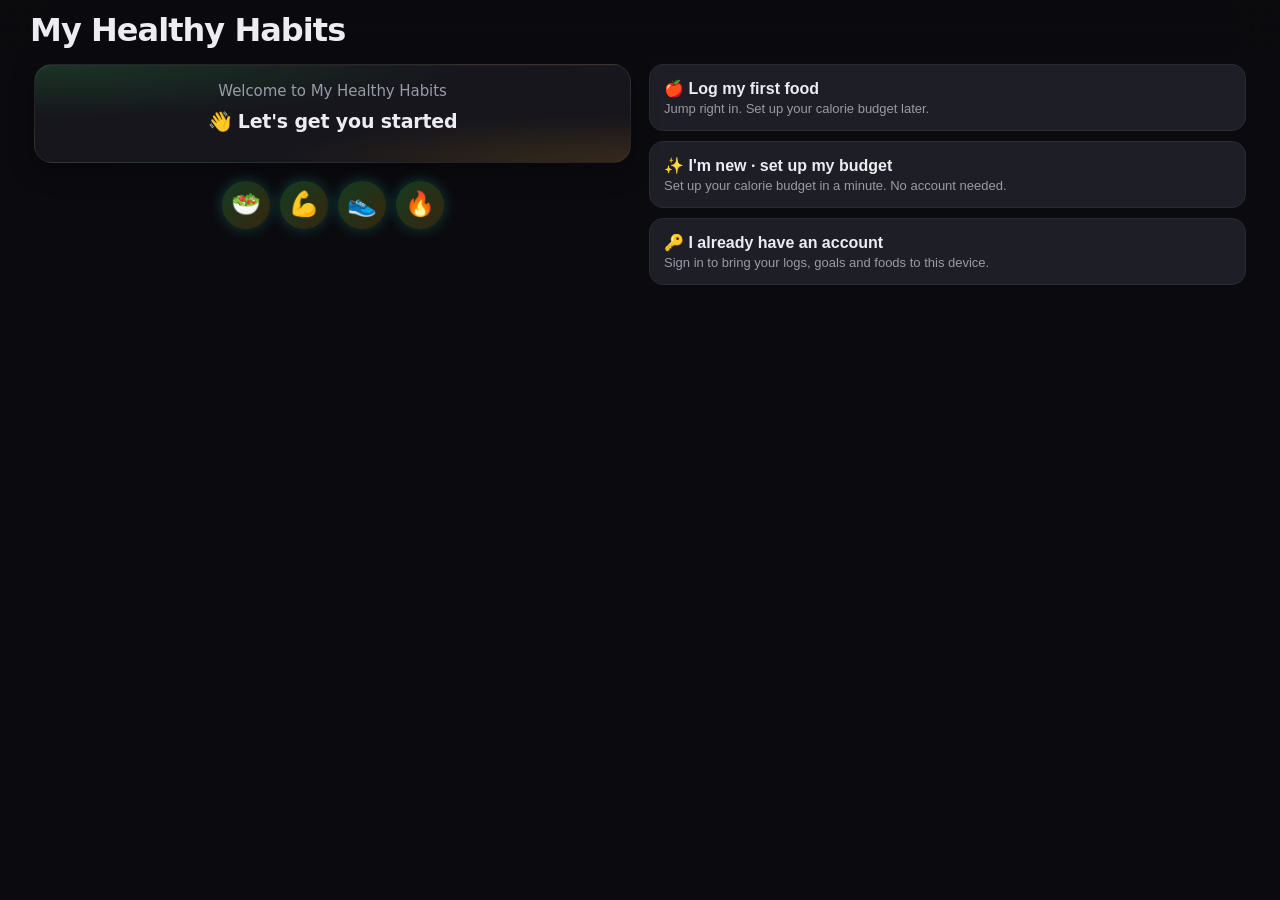
<file: index.html>
<!doctype html><html lang="en"><head><meta charset="utf-8">
<meta name="viewport" content="width=device-width,initial-scale=1,viewport-fit=cover">
<title>My Healthy Habits · Free calorie counter & food log</title><meta name="description" content="Free calorie counter and food log. Scan barcodes and nutrition labels, track meals, water, steps and workouts. Works without an account; optional backup."><link rel="canonical" href="https://myhealthyhabitsapp.com/"><meta property="og:title" content="My Healthy Habits"><meta property="og:description" content="Free calorie counter and food log with barcode and label scanning."><meta property="og:url" content="https://myhealthyhabitsapp.com/"><meta property="og:type" content="website"><meta property="og:image" content="https://myhealthyhabitsapp.com/icon-512-v2.png"><meta name="apple-mobile-web-app-title" content="Healthy Habits"><meta name="theme-color" content="#0b0b0f"><meta name="color-scheme" content="dark light"><script>(function(){var t=localStorage.getItem("mhh-theme")||"dark";document.documentElement.dataset.theme=t;document.querySelector('meta[name=theme-color]').content=t==="light"?"#f2f2f7":"#0b0b0f"})()</script>
<link rel="manifest" href="manifest.webmanifest"><link rel="icon" href="favicon-v2.ico" sizes="any"><link rel="icon" type="image/png" sizes="32x32" href="favicon-32-v2.png"><link rel="icon" href="icon-v2.svg" type="image/svg+xml"><link rel="apple-touch-icon" href="apple-touch-icon-v2.png">
<meta name="apple-mobile-web-app-capable" content="yes"><link rel="stylesheet" href="style.css"></head>
<body><header class="top"><h1>My Healthy Habits</h1><button id="installBtn" class="pill">Get the app</button></header>
<main id="view"></main>
<nav class="tabs"><button data-tab="today" class="on"><span><svg class="ic" viewBox="0 0 24 24" fill="none" stroke="currentColor" stroke-width="2" stroke-linecap="round" stroke-linejoin="round" aria-hidden="true"><path d="M9 4h6M8 4H6a2 2 0 0 0-2 2v13a2 2 0 0 0 2 2h12a2 2 0 0 0 2-2V6a2 2 0 0 0-2-2h-2M8 11h8M8 15h5"/></svg></span>Log</button><button data-tab="myfoods"><span><svg class="ic" viewBox="0 0 24 24" fill="none" stroke="currentColor" stroke-width="2" stroke-linecap="round" stroke-linejoin="round" aria-hidden="true"><path d="m12 3 2.7 5.6 6.1.9-4.4 4.3 1 6.1L12 17l-5.4 2.9 1-6.1-4.4-4.3 6.1-.9z"/></svg></span>My Foods</button><button data-tab="gym"><span><svg class="ic" viewBox="0 0 24 24" fill="none" stroke="currentColor" stroke-width="2" stroke-linecap="round" stroke-linejoin="round" aria-hidden="true"><path d="M6 7v10M18 7v10M3 10v4M21 10v4M6 12h12"/></svg></span>Gym</button><button data-tab="progress"><span><svg class="ic" viewBox="0 0 24 24" fill="none" stroke="currentColor" stroke-width="2" stroke-linecap="round" stroke-linejoin="round" aria-hidden="true"><path d="M4 19h16M7 15l4-4 3 3 5-6"/></svg></span>Progress</button><button data-tab="activity"><span><svg class="ic" viewBox="0 0 24 24" fill="none" stroke="currentColor" stroke-width="2" stroke-linecap="round" stroke-linejoin="round" aria-hidden="true"><path d="M12 3c1 4 5 5.5 5 10a5 5 0 0 1-10 0c0-2.5 1.5-3.5 2-5 1 1.5 2 2 2 2s-.5-4 1-7z"/></svg></span>Streaks</button><button data-tab="settings"><span><svg class="ic" viewBox="0 0 24 24" fill="none" stroke="currentColor" stroke-width="2" stroke-linecap="round" stroke-linejoin="round" aria-hidden="true"><circle cx="12" cy="12" r="3"/><path d="M19.4 15a1.7 1.7 0 0 0 .3 1.8l.1.1a2 2 0 1 1-2.8 2.8l-.1-.1a1.7 1.7 0 0 0-1.8-.3 1.7 1.7 0 0 0-1 1.5V21a2 2 0 1 1-4 0v-.1a1.7 1.7 0 0 0-1.1-1.5 1.7 1.7 0 0 0-1.8.3l-.1.1a2 2 0 1 1-2.8-2.8l.1-.1a1.7 1.7 0 0 0 .3-1.8 1.7 1.7 0 0 0-1.5-1H3a2 2 0 1 1 0-4h.1a1.7 1.7 0 0 0 1.5-1.1 1.7 1.7 0 0 0-.3-1.8l-.1-.1a2 2 0 1 1 2.8-2.8l.1.1a1.7 1.7 0 0 0 1.8.3H9a1.7 1.7 0 0 0 1-1.5V3a2 2 0 1 1 4 0v.1a1.7 1.7 0 0 0 1 1.5 1.7 1.7 0 0 0 1.8-.3l.1-.1a2 2 0 1 1 2.8 2.8l-.1.1a1.7 1.7 0 0 0-.3 1.8V9a1.7 1.7 0 0 0 1.5 1H21a2 2 0 1 1 0 4h-.1a1.7 1.7 0 0 0-1.5 1z"/></svg></span>Settings</button></nav>
<button id="fab" class="fab hidden" aria-label="Quick log"><svg class="ic" viewBox="0 0 24 24" fill="none" stroke="currentColor" stroke-width="2" stroke-linecap="round" stroke-linejoin="round" aria-hidden="true"><path d="M12 5v14M5 12h14"/></svg></button>
<div id="sheet" class="sheet hidden"><div class="sheet-body" id="sheetBody"></div></div>
<div id="toast" class="toast hidden"></div>
<script src="exlib.js"></script><script src="msicons.js"></script><script src="storelib.js"></script><script src="condlib.js"></script><script src="foodlib.js"></script><script src="dishlib.js"></script><script src="labelscan.js"></script><script src="mealscan.js"></script><script src="extras.js"></script><script src="track.js"></script><script src="app.js"></script><script src="dishes.js"></script><script src="sync.js"></script><script src="ai.js"></script></body></html>
</file>
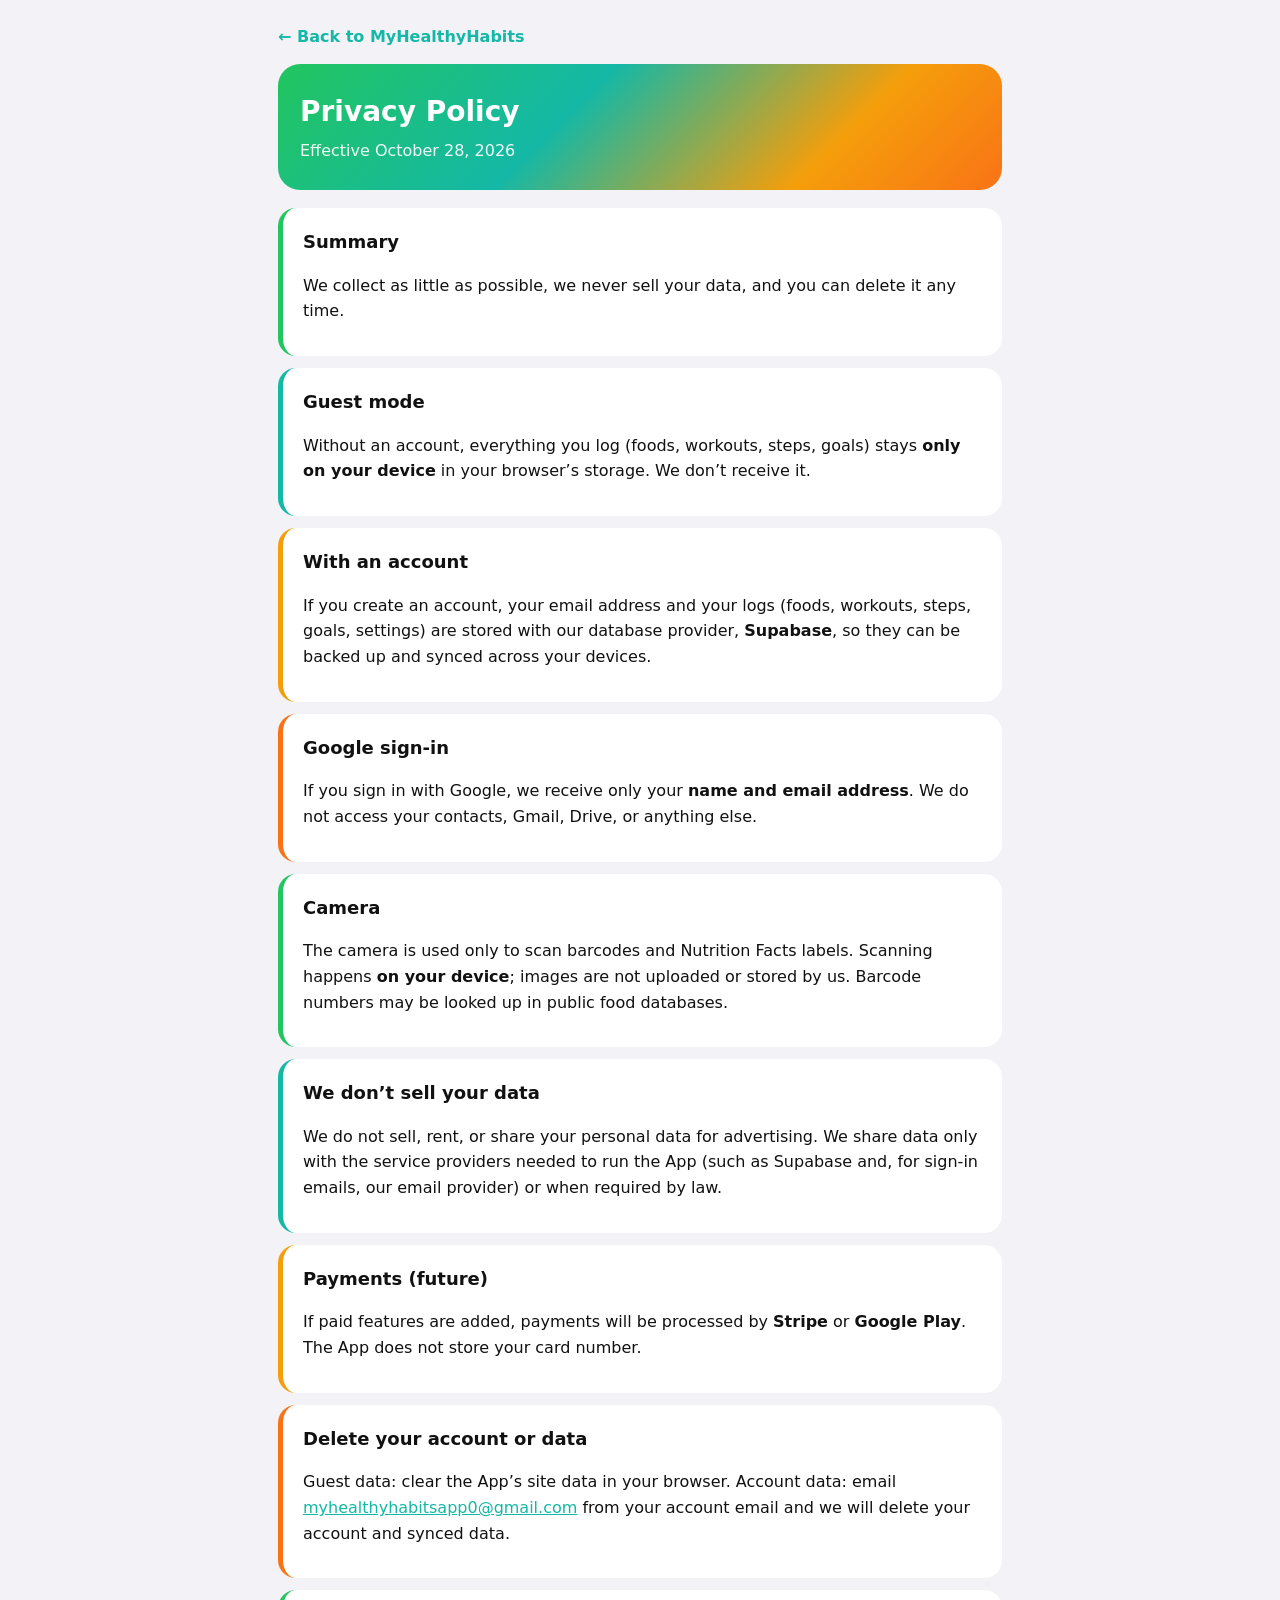
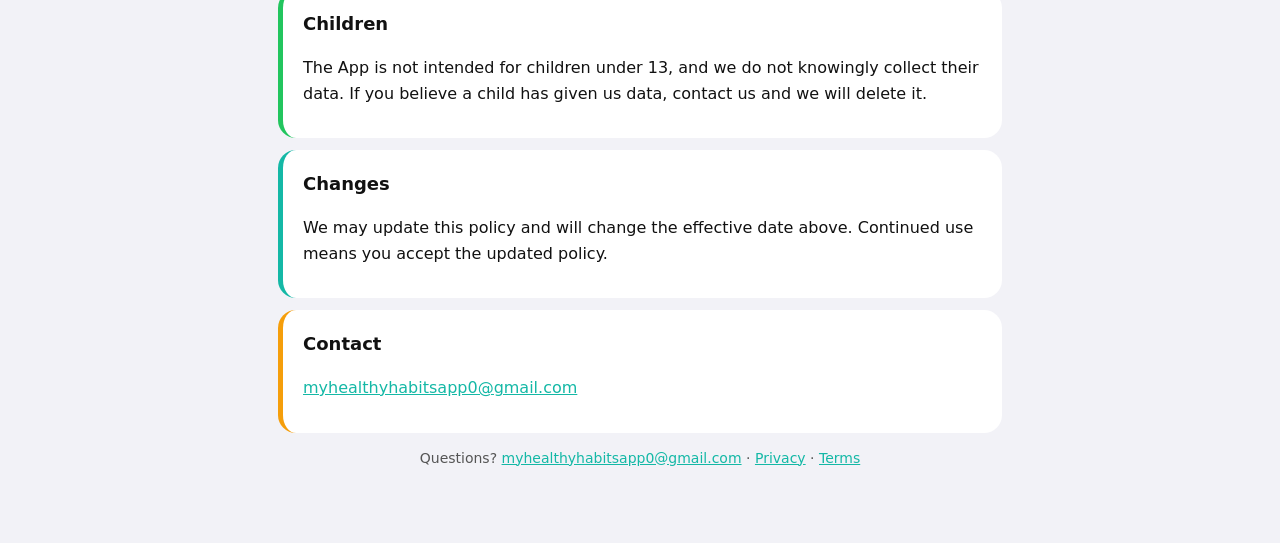
<file: privacy.html>
<!doctype html><html lang="en"><head><meta charset="utf-8"><meta name="viewport" content="width=device-width,initial-scale=1">
<title>Privacy Policy · MyHealthyHabits</title><meta name="theme-color" content="#0b0b0f"><link rel="icon" href="favicon-v2.ico" sizes="any"><link rel="icon" type="image/png" sizes="32x32" href="favicon-32-v2.png"><link rel="icon" href="icon-v2.svg" type="image/svg+xml">
<style>
:root{--bg:#0b0b0f;--card:#17171f;--tx:#f2f2f7;--mut:#a1a1aa;--a:#22c55e;--b:#14b8a6;--c:#f59e0b;--d:#f97316}
@media (prefers-color-scheme:light){:root{--bg:#f2f2f7;--card:#fff;--tx:#111;--mut:#555}}
*{box-sizing:border-box}body{margin:0;background:var(--bg);color:var(--tx);font:16px/1.6 -apple-system,system-ui,Segoe UI,Roboto,sans-serif}
.wrap{max-width:760px;margin:0 auto;padding:24px 18px 60px}
header{border-radius:22px;padding:26px 22px;background:linear-gradient(135deg,var(--a),var(--b) 40%,var(--c) 75%,var(--d));color:#fff;margin-bottom:18px}
header h1{margin:0;font-size:28px}header p{margin:4px 0 0;opacity:.92}
section{background:var(--card);border-radius:18px;padding:16px 20px;margin:12px 0;border-left:5px solid var(--b)}
section:nth-of-type(4n+1){border-color:var(--a)}section:nth-of-type(4n+3){border-color:var(--c)}section:nth-of-type(4n){border-color:var(--d)}
h2{font-size:18px;margin:4px 0 6px}a{color:var(--b)}.mut{color:var(--mut);font-size:14px}
.back{display:inline-block;margin-bottom:14px;text-decoration:none;font-weight:600}
</style></head><body><div class="wrap"><a class="back" href="./">← Back to MyHealthyHabits</a>
<header><h1>Privacy Policy</h1><p>Effective October 28, 2026</p></header>
<section><h2>Summary</h2><p>We collect as little as possible, we never sell your data, and you can delete it any time.</p></section>
<section><h2>Guest mode</h2><p>Without an account, everything you log (foods, workouts, steps, goals) stays <b>only on your device</b> in your browser’s storage. We don’t receive it.</p></section>
<section><h2>With an account</h2><p>If you create an account, your email address and your logs (foods, workouts, steps, goals, settings) are stored with our database provider, <b>Supabase</b>, so they can be backed up and synced across your devices.</p></section>
<section><h2>Google sign-in</h2><p>If you sign in with Google, we receive only your <b>name and email address</b>. We do not access your contacts, Gmail, Drive, or anything else.</p></section>
<section><h2>Camera</h2><p>The camera is used only to scan barcodes and Nutrition Facts labels. Scanning happens <b>on your device</b>; images are not uploaded or stored by us. Barcode numbers may be looked up in public food databases.</p></section>
<section><h2>We don’t sell your data</h2><p>We do not sell, rent, or share your personal data for advertising. We share data only with the service providers needed to run the App (such as Supabase and, for sign-in emails, our email provider) or when required by law.</p></section>
<section><h2>Payments (future)</h2><p>If paid features are added, payments will be processed by <b>Stripe</b> or <b>Google Play</b>. The App does not store your card number.</p></section>
<section><h2>Delete your account or data</h2><p>Guest data: clear the App’s site data in your browser. Account data: email <a href="mailto:myhealthyhabitsapp0@gmail.com">myhealthyhabitsapp0@gmail.com</a> from your account email and we will delete your account and synced data.</p></section>
<section><h2>Children</h2><p>The App is not intended for children under 13, and we do not knowingly collect their data. If you believe a child has given us data, contact us and we will delete it.</p></section>
<section><h2>Changes</h2><p>We may update this policy and will change the effective date above. Continued use means you accept the updated policy.</p></section>
<section><h2>Contact</h2><p><a href="mailto:myhealthyhabitsapp0@gmail.com">myhealthyhabitsapp0@gmail.com</a></p></section>

<p class="mut" style="text-align:center">Questions? <a href="mailto:myhealthyhabitsapp0@gmail.com">myhealthyhabitsapp0@gmail.com</a> · <a href="privacy.html">Privacy</a> · <a href="terms.html">Terms</a></p>
</div></body></html>
</file>
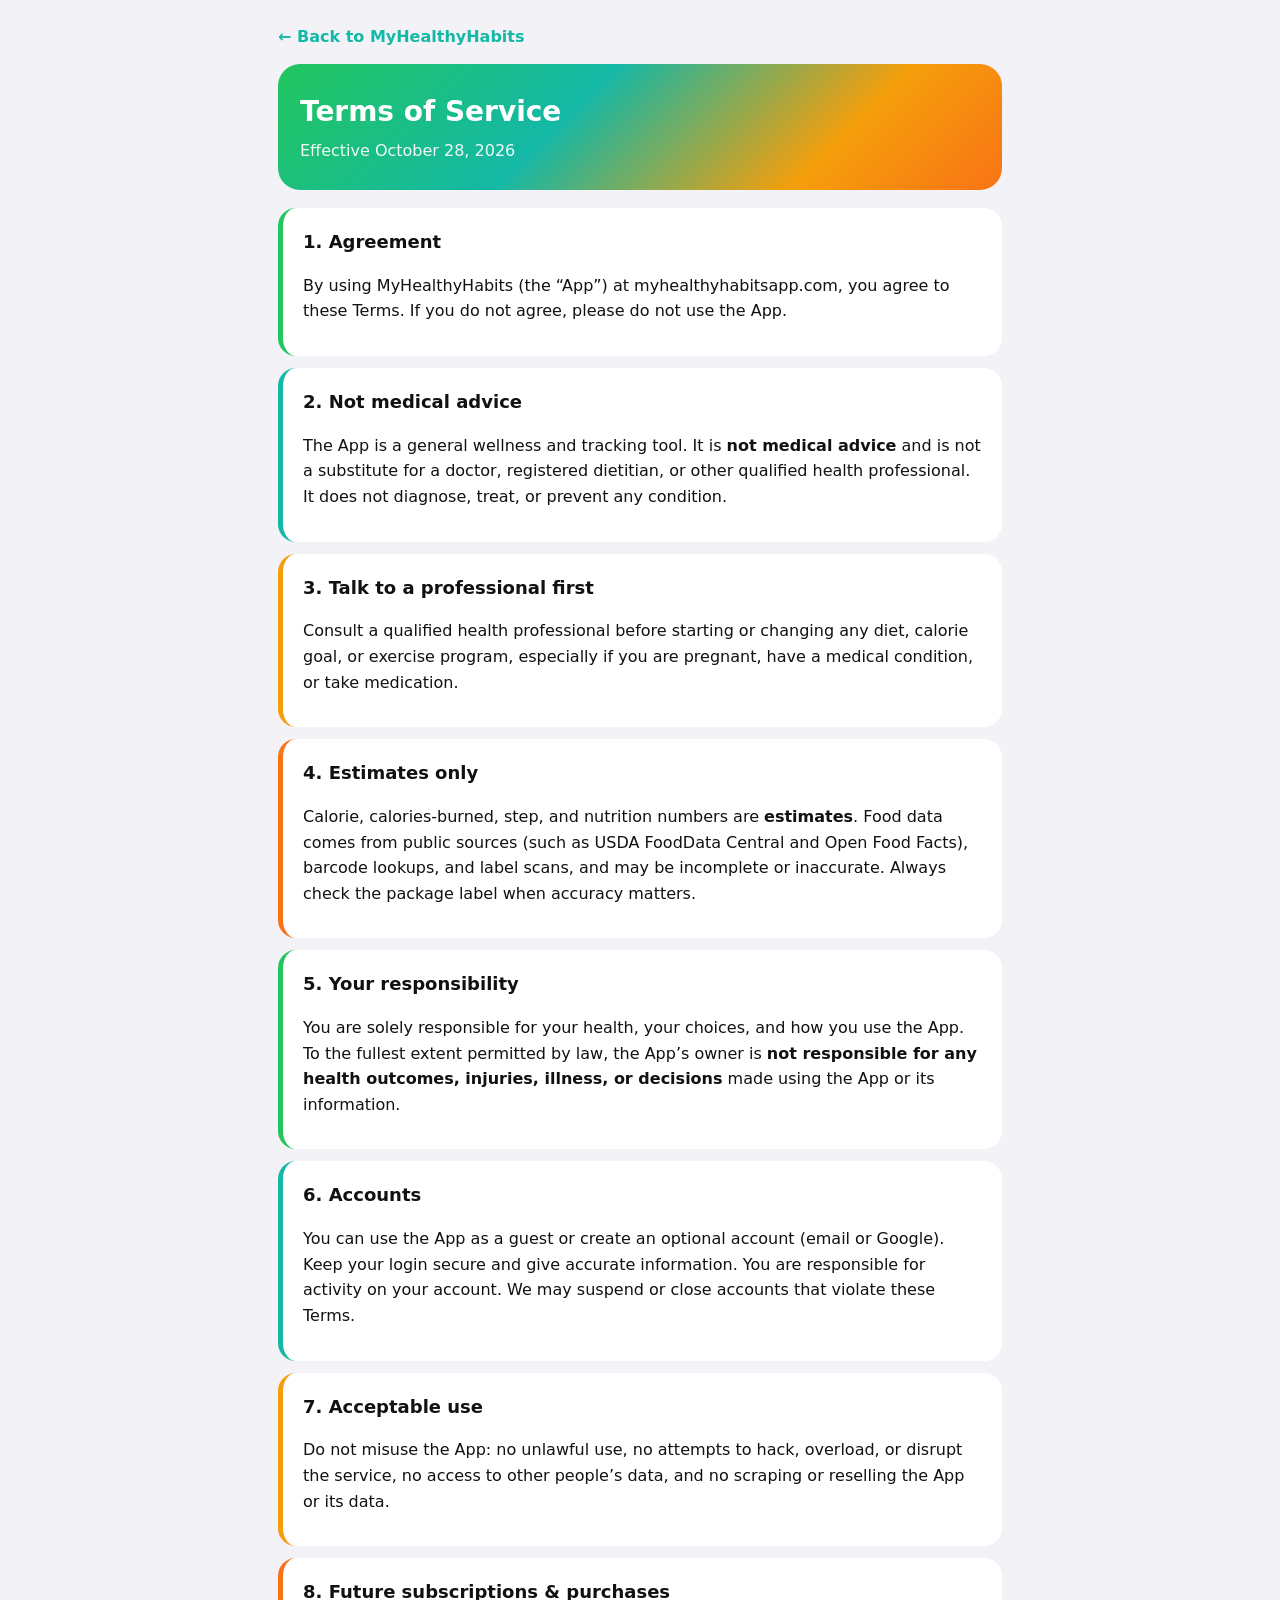
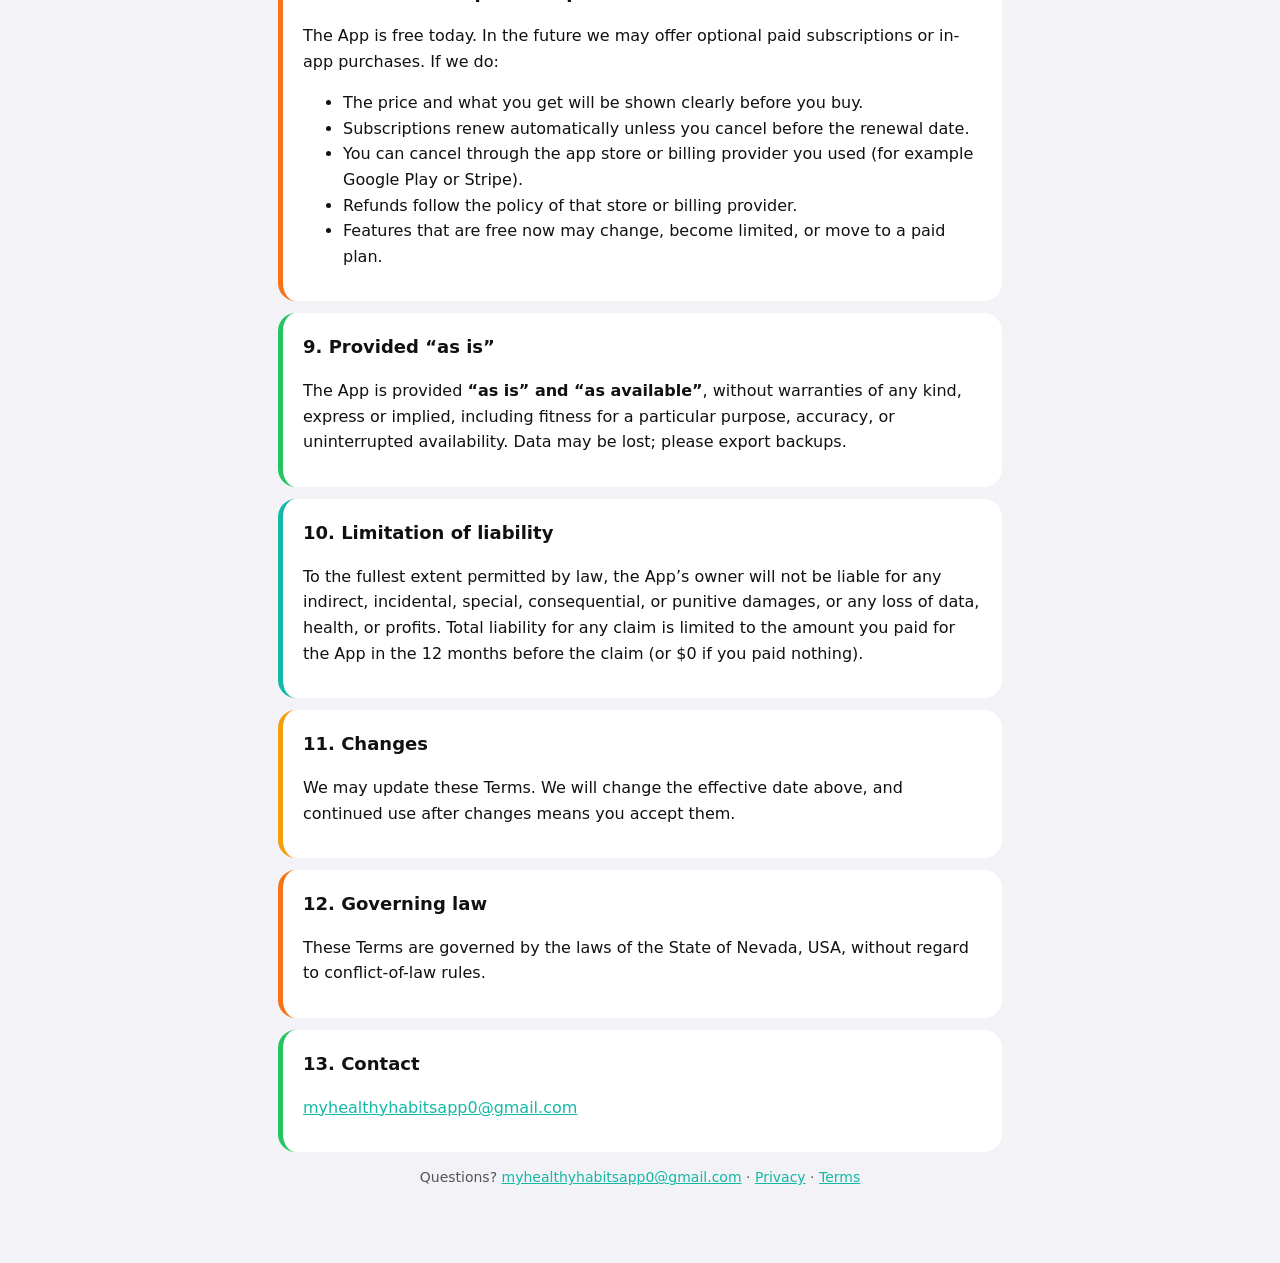
<file: terms.html>
<!doctype html><html lang="en"><head><meta charset="utf-8"><meta name="viewport" content="width=device-width,initial-scale=1">
<title>Terms of Service · MyHealthyHabits</title><meta name="theme-color" content="#0b0b0f"><link rel="icon" href="favicon-v2.ico" sizes="any"><link rel="icon" type="image/png" sizes="32x32" href="favicon-32-v2.png"><link rel="icon" href="icon-v2.svg" type="image/svg+xml">
<style>
:root{--bg:#0b0b0f;--card:#17171f;--tx:#f2f2f7;--mut:#a1a1aa;--a:#22c55e;--b:#14b8a6;--c:#f59e0b;--d:#f97316}
@media (prefers-color-scheme:light){:root{--bg:#f2f2f7;--card:#fff;--tx:#111;--mut:#555}}
*{box-sizing:border-box}body{margin:0;background:var(--bg);color:var(--tx);font:16px/1.6 -apple-system,system-ui,Segoe UI,Roboto,sans-serif}
.wrap{max-width:760px;margin:0 auto;padding:24px 18px 60px}
header{border-radius:22px;padding:26px 22px;background:linear-gradient(135deg,var(--a),var(--b) 40%,var(--c) 75%,var(--d));color:#fff;margin-bottom:18px}
header h1{margin:0;font-size:28px}header p{margin:4px 0 0;opacity:.92}
section{background:var(--card);border-radius:18px;padding:16px 20px;margin:12px 0;border-left:5px solid var(--b)}
section:nth-of-type(4n+1){border-color:var(--a)}section:nth-of-type(4n+3){border-color:var(--c)}section:nth-of-type(4n){border-color:var(--d)}
h2{font-size:18px;margin:4px 0 6px}a{color:var(--b)}.mut{color:var(--mut);font-size:14px}
.back{display:inline-block;margin-bottom:14px;text-decoration:none;font-weight:600}
</style></head><body><div class="wrap"><a class="back" href="./">← Back to MyHealthyHabits</a>
<header><h1>Terms of Service</h1><p>Effective October 28, 2026</p></header>
<section><h2>1. Agreement</h2><p>By using MyHealthyHabits (the “App”) at myhealthyhabitsapp.com, you agree to these Terms. If you do not agree, please do not use the App.</p></section>
<section><h2>2. Not medical advice</h2><p>The App is a general wellness and tracking tool. It is <b>not medical advice</b> and is not a substitute for a doctor, registered dietitian, or other qualified health professional. It does not diagnose, treat, or prevent any condition.</p></section>
<section><h2>3. Talk to a professional first</h2><p>Consult a qualified health professional before starting or changing any diet, calorie goal, or exercise program, especially if you are pregnant, have a medical condition, or take medication.</p></section>
<section><h2>4. Estimates only</h2><p>Calorie, calories-burned, step, and nutrition numbers are <b>estimates</b>. Food data comes from public sources (such as USDA FoodData Central and Open Food Facts), barcode lookups, and label scans, and may be incomplete or inaccurate. Always check the package label when accuracy matters.</p></section>
<section><h2>5. Your responsibility</h2><p>You are solely responsible for your health, your choices, and how you use the App. To the fullest extent permitted by law, the App’s owner is <b>not responsible for any health outcomes, injuries, illness, or decisions</b> made using the App or its information.</p></section>
<section><h2>6. Accounts</h2><p>You can use the App as a guest or create an optional account (email or Google). Keep your login secure and give accurate information. You are responsible for activity on your account. We may suspend or close accounts that violate these Terms.</p></section>
<section><h2>7. Acceptable use</h2><p>Do not misuse the App: no unlawful use, no attempts to hack, overload, or disrupt the service, no access to other people’s data, and no scraping or reselling the App or its data.</p></section>
<section><h2>8. Future subscriptions &amp; purchases</h2><p>The App is free today. In the future we may offer optional paid subscriptions or in-app purchases. If we do:</p><ul><li>The price and what you get will be shown clearly before you buy.</li><li>Subscriptions renew automatically unless you cancel before the renewal date.</li><li>You can cancel through the app store or billing provider you used (for example Google Play or Stripe).</li><li>Refunds follow the policy of that store or billing provider.</li><li>Features that are free now may change, become limited, or move to a paid plan.</li></ul></section>
<section><h2>9. Provided “as is”</h2><p>The App is provided <b>“as is” and “as available”</b>, without warranties of any kind, express or implied, including fitness for a particular purpose, accuracy, or uninterrupted availability. Data may be lost; please export backups.</p></section>
<section><h2>10. Limitation of liability</h2><p>To the fullest extent permitted by law, the App’s owner will not be liable for any indirect, incidental, special, consequential, or punitive damages, or any loss of data, health, or profits. Total liability for any claim is limited to the amount you paid for the App in the 12 months before the claim (or $0 if you paid nothing).</p></section>
<section><h2>11. Changes</h2><p>We may update these Terms. We will change the effective date above, and continued use after changes means you accept them.</p></section>
<section><h2>12. Governing law</h2><p>These Terms are governed by the laws of the State of Nevada, USA, without regard to conflict-of-law rules.</p></section>
<section><h2>13. Contact</h2><p><a href="mailto:myhealthyhabitsapp0@gmail.com">myhealthyhabitsapp0@gmail.com</a></p></section>

<p class="mut" style="text-align:center">Questions? <a href="mailto:myhealthyhabitsapp0@gmail.com">myhealthyhabitsapp0@gmail.com</a> · <a href="privacy.html">Privacy</a> · <a href="terms.html">Terms</a></p>
</div></body></html>
</file>
<file: style.css>
:root{--bg:#f4f6f5;--card:#fff;--tx:#14231b;--mut:#66756c;--pri:#16a34a;--acc:#f97316;--ln:#e2e8e4;--p:#3b82f6;--c:#eab308;--f:#ec4899}
@media(prefers-color-scheme:dark) and (min-width:99999px){:root{--bg:#0f1512;--card:#18211c;--tx:#e8efe9;--mut:#93a39a;--ln:#2a3730}}
*{box-sizing:border-box}body{margin:0;font-family:system-ui,-apple-system,Segoe UI,Roboto,sans-serif;background:var(--bg);color:var(--tx);padding-bottom:76px}
.top{display:flex;justify-content:space-between;align-items:center;padding:14px 16px;background:linear-gradient(135deg,#16a34a,#0f766e);color:#fff}
.top h1{font-size:20px;margin:0}.pill{background:var(--acc);color:#fff;border:0;border-radius:99px;padding:8px 14px;font-weight:600}
main{max-width:640px;margin:0 auto;padding:12px}
.card{background:var(--card);border-radius:16px;padding:14px;margin-bottom:12px;box-shadow:0 1px 3px #0001;border:1px solid var(--ln)}
.datebar{display:flex;align-items:center;justify-content:space-between}.datebar button{background:none;border:0;color:var(--tx);font-size:22px;padding:6px 12px}
.datebar b{font-size:16px}
.summary{display:flex;gap:14px;align-items:center}.ring{position:relative;width:120px;height:120px;flex:none}.ring svg{transform:rotate(-90deg)}
.ring .in{position:absolute;inset:0;display:flex;flex-direction:column;align-items:center;justify-content:center}.ring .in b{font-size:24px}.ring .in small{color:var(--mut)}
.stats{flex:1;display:grid;gap:6px}.stats div{display:flex;justify-content:space-between}.mut{color:var(--mut)}
.macro{margin-top:10px}.macro .bar{height:8px;border-radius:9px;background:var(--ln);overflow:hidden}.macro .bar i{display:block;height:100%}
.macro .lbl{display:flex;justify-content:space-between;font-size:13px;margin:6px 0 3px}
.meal h3{margin:0;font-size:16px;display:flex;justify-content:space-between;align-items:center}
.item{display:flex;justify-content:space-between;align-items:center;padding:9px 0;border-top:1px solid var(--ln)}.item small{color:var(--mut);display:block}
.add{background:none;border:1px dashed var(--pri);color:var(--pri);border-radius:10px;padding:8px;width:100%;margin-top:8px;font-weight:600}
.tabs{position:fixed;z-index:5;bottom:0;left:0;right:0;display:flex;background:var(--card);border-top:1px solid var(--ln);padding-bottom:env(safe-area-inset-bottom)}
.tabs button{flex:1;padding:14px 0;border:0;background:none;color:var(--mut);font-weight:600}.tabs .on{color:var(--pri)}
.sheet{position:fixed;inset:0;background:#0007;display:flex;align-items:flex-end;z-index:10}.hidden{display:none!important}
.sheet-body{background:var(--bg);width:100%;max-width:640px;margin:0 auto;max-height:92vh;overflow:auto;border-radius:18px 18px 0 0;padding:16px}
input,select{width:100%;padding:11px;border-radius:10px;border:1px solid var(--ln);background:var(--card);color:var(--tx);font-size:16px}
label{display:block;font-size:13px;color:var(--mut);margin:10px 0 4px}.row{display:flex;gap:8px}.row>*{flex:1}
.btn{background:var(--pri);color:#fff;border:0;border-radius:10px;padding:12px;font-weight:600;font-size:15px;width:100%;margin-top:12px}
.btn.alt{background:var(--card);color:var(--tx);border:1px solid var(--ln)}.btn.sm{width:auto;padding:7px 12px;margin:0;font-size:13px}
.seg{display:flex;gap:6px;overflow-x:auto;margin:10px 0}.seg button{border:1px solid var(--ln);background:var(--card);color:var(--tx);border-radius:99px;padding:7px 12px;white-space:nowrap}.seg .on{background:var(--pri);color:#fff;border-color:var(--pri)}
.res{padding:10px 0;border-bottom:1px solid var(--ln);cursor:pointer}.res small{color:var(--mut)}
.x{background:none;border:0;color:var(--mut);font-size:18px}
.toast{position:fixed;bottom:90px;left:50%;transform:translateX(-50%);background:#14231b;color:#fff;padding:10px 16px;border-radius:10px;z-index:20}
video{width:100%;border-radius:12px;background:#000}canvas.chart{width:100%;height:220px}
h2{font-size:18px;margin:4px 0 10px}
.nudge{background:linear-gradient(135deg,#fff7ed,#ffedd5);border-color:#fdba74;color:#7c2d12;font-weight:600}
@media(prefers-color-scheme:dark) and (min-width:99999px){.nudge{background:#3a2412;border-color:#9a3412;color:#fed7aa}}
.bar{height:8px;border-radius:9px;background:var(--ln);overflow:hidden}.bar i{display:block;height:100%}
.sks{display:grid;grid-template-columns:repeat(3,1fr);gap:8px;text-align:center}.sk{background:var(--bg);border-radius:12px;padding:10px 4px}.sk div{font-size:22px}.sk b{display:block;font-size:26px}.sk small{display:block;font-size:11px}
.heat{display:grid;grid-template-rows:repeat(7,1fr);grid-auto-flow:column;gap:3px}.heat i{aspect-ratio:1;border-radius:3px;background:var(--ln)}
.heat .h-1{opacity:0}.heat .h1{background:#bbf7d0}.heat .h2{background:#4ade80}.heat .h3{background:#15803d}
.badges{display:grid;grid-template-columns:repeat(3,1fr);gap:8px;text-align:center}.bd{background:var(--bg);border-radius:12px;padding:10px 4px}.bd div{font-size:28px}.bd small{font-size:11px}.bd.off{opacity:.35;filter:grayscale(1)}
.tabs button{font-size:13px}
/* Lose It-style refresh */
:root{--pri:#f26b1d;--acc:#f26b1d;--ok:#16a34a;--bg:#f2f2f4}
@media(prefers-color-scheme:dark) and (min-width:99999px){:root{--bg:#0e0f11;--card:#1b1c20;--ln:#2c2e33}}
.top{background:#f26b1d}.pill{background:#fff;color:#f26b1d}
.card{border:0;box-shadow:0 1px 2px #0000000f}
.tabs button{display:flex;flex-direction:column;align-items:center;gap:2px;padding:8px 0 10px;font-size:12px}.tabs button span{font-size:20px;filter:grayscale(1);opacity:.6}.tabs .on span{filter:none;opacity:1}
.lst{gap:4px}.lst div{font-size:14px}.tap{cursor:pointer;border-bottom:1px dashed var(--ln);padding-bottom:3px}
.hero{text-align:center;padding:22px 14px}.big{font-size:56px;font-weight:800;color:var(--pri);line-height:1.1}
.eta{margin-top:12px;background:var(--bg);border-radius:10px;padding:10px}
.choice{display:block;width:100%;text-align:left;background:var(--card);color:var(--tx);border:2px solid var(--ln);border-radius:14px;padding:14px;margin:10px 0;font-size:16px}
.choice span{display:block;color:var(--mut);font-size:13px;margin-top:3px}.choice.on{border-color:var(--pri);background:#fff4ec}
@media(prefers-color-scheme:dark) and (min-width:99999px){.choice.on{background:#3a2112}}
.dots{display:flex;gap:6px;justify-content:center;margin:6px 0 14px}.dots i{width:28px;height:6px;border-radius:9px;background:var(--ln)}.dots i.on{background:var(--pri)}
.bigin{font-size:26px;text-align:center;padding:14px}.wiz h2{font-size:22px}.wnav .btn{margin-top:4px}
.tog{display:flex;gap:10px;align-items:center;font-size:14px;color:var(--tx);margin-top:12px}.tog input{width:auto}
.heat .h1{background:#fed7aa}.heat .h2{background:#fb923c}.heat .h3{background:#c2410c}

/* v5: goals, water, quick entry */
.minis{display:grid;grid-template-columns:repeat(4,1fr);gap:6px;margin-top:14px;text-align:center;cursor:pointer}.mr small{display:block;font-size:12px}
.mrr{position:relative;width:64px;height:64px;margin:0 auto}.mrr svg{transform:rotate(-90deg)}.mrr b{position:absolute;inset:0;display:flex;align-items:center;justify-content:center;font-size:15px}
.tips{margin-top:12px;background:var(--bg);border-radius:12px;padding:10px 12px;font-size:14px;display:grid;gap:6px}
.cups{display:flex;flex-wrap:wrap;gap:6px}.cups i{width:22px;height:28px;border:2px solid #0ea5e9;border-top:0;border-radius:0 0 6px 6px;opacity:.45}.cups i.full{background:#0ea5e9;opacity:1}
.wb{margin-top:4px;padding:14px;font-size:16px}.water .btn:not(.alt){background:#0ea5e9}.btn:disabled{opacity:.4}
.water h3{margin:0 0 10px;font-size:16px;display:flex;justify-content:space-between}
.meal .add{margin-top:10px}.meal .qa{flex:0 0 auto;width:auto;padding:8px 12px}
.chips{display:flex;flex-wrap:wrap;gap:6px;margin-top:10px}.chips button{border:0;background:#fff4ec;color:var(--pri);border-radius:99px;padding:8px 12px;font-weight:600;font-size:13px}
@media(prefers-color-scheme:dark) and (min-width:99999px){.chips button{background:#3a2112}}
.card{border-radius:18px;padding:16px}
textarea{width:100%;padding:11px;border-radius:10px;border:1px solid var(--ln);background:var(--card);color:var(--tx);font:inherit;font-size:16px}
.wkbars{display:flex;gap:6px;height:90px;align-items:flex-end;margin-top:12px}.wkbars div{flex:1;height:100%;display:flex;flex-direction:column;justify-content:flex-end;align-items:center}.wkbars i{width:100%;border-radius:6px 6px 0 0;min-height:2px}.wkbars small{color:var(--mut);font-size:11px}
.big1{padding:18px;font-size:18px;border-radius:14px}.exrow{background:var(--card);border-radius:12px;padding:10px;margin-bottom:8px}.exrow .row{margin-top:6px;align-items:flex-end}.exrow small{color:var(--mut);font-size:11px}
.tabs button{font-size:11px}
.bank{text-align:center;padding:18px 16px}.bankt{font-size:13px;text-transform:uppercase;letter-spacing:.08em;font-weight:700}
.ring.big2{width:190px;height:190px;margin:8px auto}.big2 .in b{font-size:40px;font-weight:800}.big2 .in small{display:block}
.bankarc{transition:stroke-dashoffset .9s cubic-bezier(.2,.8,.2,1),stroke .4s}
.bstats{display:grid;grid-template-columns:repeat(3,1fr);margin:6px 0 4px}.bstats b{display:block;font-size:20px}.bstats small{color:var(--mut);font-size:12px}
.mbars{display:grid;grid-template-columns:1fr 1fr;gap:0 14px;text-align:left;cursor:pointer}

.fab{position:fixed;right:18px;bottom:calc(78px + env(safe-area-inset-bottom));width:60px;height:60px;border-radius:50%;border:0;background:var(--pri);color:#fff;font-size:34px;line-height:1;box-shadow:0 6px 16px #0004;z-index:9}
.fab:active{transform:scale(.94)}
.fabgrid{display:grid;grid-template-columns:repeat(3,1fr);gap:10px;margin:8px 0 12px}
.fabgrid button{display:flex;flex-direction:column;align-items:center;gap:6px;padding:14px 4px;border:1px solid var(--ln);border-radius:14px;background:var(--card);color:inherit;font-weight:600;font-size:14px}
.fabgrid span{font-size:30px}.fabmeals{display:flex;flex-wrap:wrap;gap:6px;margin-bottom:10px}.fabmeals .on{background:var(--pri);color:#fff}
.tundo{margin-left:10px;background:none;border:0;color:#fdba74;font-weight:700}
main{padding-bottom:160px!important}

/* ===== v6 Sleek dark theme (default) ===== */
:root,[data-theme=dark]{color-scheme:dark;
 --bg:#0b0b0f;--card:#16161c;--card2:#1e1e26;--ln:#2a2a33;--tx:#ececf1;--mut:#9a9aa8;
 --pri:#ff7a2f;--acc:#ff7a2f;--pri-soft:#ff7a2f1f;--ok:#34d399;--warn:#fbbf24;--bad:#f87171;
 --p:#60a5fa;--c:#fbbf24;--f:#f472b6;--fb:#34d399;--water:#38bdf8;--steps:#a78bfa;
 --sh:0 1px 0 #ffffff08 inset,0 8px 24px #00000059}
[data-theme=light]{color-scheme:light;
 --bg:#f2f2f7;--card:#ffffff;--card2:#f6f6f9;--ln:#e4e4ea;--tx:#15151a;--mut:#5f5f6b;
 --pri:#e8590c;--acc:#e8590c;--pri-soft:#e8590c14;--ok:#059669;--warn:#b45309;--bad:#dc2626;
 --p:#2563eb;--c:#ca8a04;--f:#db2777;--fb:#059669;--water:#0284c7;--steps:#7c3aed;--sh:0 1px 3px #0000000f}
body{font-family:-apple-system,BlinkMacSystemFont,"SF Pro Text","Inter","Segoe UI",Roboto,system-ui,sans-serif;font-size:15px;line-height:1.45;-webkit-font-smoothing:antialiased;letter-spacing:-.005em}
b,.big,.bstats b,.ring .in b,.mrr b,.sk b{font-variant-numeric:tabular-nums}
h2{font-size:17px;font-weight:650;letter-spacing:-.01em}
.top{background:color-mix(in srgb,var(--bg) 82%,transparent);backdrop-filter:blur(18px);-webkit-backdrop-filter:blur(18px);color:var(--tx);position:sticky;top:0;z-index:8;border-bottom:1px solid var(--ln);padding:calc(12px + env(safe-area-inset-top)) 18px 12px}
.top h1{font-size:19px;font-weight:700;letter-spacing:-.02em}
.pill{background:var(--pri-soft);color:var(--pri);border:1px solid transparent;font-weight:600}
.fabmeals .pill{background:var(--card2);color:var(--tx);border-color:var(--ln)}.fabmeals .pill.on{background:var(--pri);color:#111;border-color:var(--pri)}
main{padding:14px 16px}
.card{background:var(--card);border:1px solid var(--ln);border-radius:20px;padding:18px;margin-bottom:14px;box-shadow:var(--sh);animation:rise .35s cubic-bezier(.2,.8,.2,1) both}
@keyframes rise{from{opacity:0;transform:translateY(6px)}to{opacity:1;transform:none}}
@media(prefers-reduced-motion:reduce){*{animation:none!important;transition:none!important}}
.bankt{color:var(--mut);font-size:12px;letter-spacing:.12em}
.big2 .in b{font-size:44px;font-weight:750;letter-spacing:-.03em}
.bstats b{font-size:22px;font-weight:700}.big{color:var(--pri);font-weight:750;letter-spacing:-.03em}
.btn{background:var(--pri);color:#111;border-radius:14px;font-weight:650;transition:transform .12s,filter .2s}
[data-theme=light] .btn{color:#fff}
.btn:active,.choice:active,.fabgrid button:active{transform:scale(.97)}
.btn.alt{background:var(--card2);color:var(--tx);border:1px solid var(--ln)}
.water .btn:not(.alt){background:var(--water);color:#06202c}
.add{border:1px dashed color-mix(in srgb,var(--pri) 55%,transparent);color:var(--pri);border-radius:14px;background:var(--pri-soft)}
.chips button{background:var(--pri-soft);color:var(--pri)}
.choice{background:var(--card2);border:1.5px solid var(--ln)}.choice.on{background:var(--pri-soft);border-color:var(--pri)}
.seg button{background:var(--card2);border-color:var(--ln)}.seg .on{background:var(--pri);color:#111;border-color:var(--pri)}
[data-theme=light] .seg .on,[data-theme=light] .fabmeals .pill.on{color:#fff}
input,select,textarea{background:var(--card2);border:1px solid var(--ln);border-radius:12px;color:var(--tx)}
input:focus,select:focus,textarea:focus{outline:2px solid var(--pri);outline-offset:0;border-color:transparent}
.item{border-top:1px solid var(--ln)}.res{border-bottom:1px solid var(--ln)}
.sk,.bd,.tips,.eta,.exrow{background:var(--card2)}
.nudge{background:var(--pri-soft);border-color:color-mix(in srgb,var(--pri) 40%,transparent);color:var(--tx)}
.cups i{border-color:var(--water)}.cups i.full{background:var(--water)}
.heat .h1{background:color-mix(in srgb,var(--pri) 30%,var(--card2))}.heat .h2{background:color-mix(in srgb,var(--pri) 65%,var(--card2))}.heat .h3{background:var(--pri)}
.sheet{background:#000a;backdrop-filter:blur(4px);animation:fade .2s both}.sheet-body{background:var(--card);border-top:1px solid var(--ln);border-radius:24px 24px 0 0;animation:up .28s cubic-bezier(.2,.8,.2,1) both}
.sheet-body::before{content:"";display:block;width:38px;height:5px;border-radius:9px;background:var(--ln);margin:-6px auto 12px}
@keyframes fade{from{opacity:0}}@keyframes up{from{transform:translateY(30px);opacity:.4}}
.toast{background:var(--card2);color:var(--tx);border:1px solid var(--ln);border-radius:14px;box-shadow:0 10px 30px #0008}
.ic{width:24px;height:24px;display:block}
.tabs{background:color-mix(in srgb,var(--bg) 85%,transparent);backdrop-filter:blur(18px);-webkit-backdrop-filter:blur(18px);border-top:1px solid var(--ln)}
.tabs button{color:var(--mut);font-size:10.5px;font-weight:600;padding:8px 0 9px;transition:color .2s}
.tabs button span{filter:none!important;opacity:1!important;font-size:0;padding:3px 14px;border-radius:99px;transition:background .2s}
.tabs .on{color:var(--pri)}.tabs .on span{background:var(--pri-soft)}
.fab{background:var(--pri);color:#111;display:flex;align-items:center;justify-content:center;box-shadow:0 8px 24px color-mix(in srgb,var(--pri) 40%,transparent),0 2px 6px #0006;transition:transform .15s}
[data-theme=light] .fab{color:#fff}
.fab .ic{width:28px;height:28px;stroke-width:2.5}
.fabgrid button{background:var(--card2);border:1px solid var(--ln);border-radius:16px;transition:transform .12s,border-color .2s}
.fabgrid span{color:var(--pri)}.fabgrid .ic{width:28px;height:28px}
.tundo{color:var(--pri)}a{color:var(--pri)}
.x{color:var(--mut)}
/* v7: activity rings polish */
body{font-family:-apple-system,BlinkMacSystemFont,"SF Pro Display","Inter",system-ui,Roboto,sans-serif;padding-bottom:110px;-webkit-font-smoothing:antialiased}
.top{border-bottom:0;padding:calc(14px + env(safe-area-inset-top)) 20px 8px}
.top h1{font-size:32px;font-weight:800;letter-spacing:-.03em;line-height:1.05}
.top h1 small{display:block;font-size:12px;font-weight:600;letter-spacing:.04em;color:var(--mut);margin-bottom:2px}
main{padding:8px 14px 12px}
.card{border-radius:20px;padding:16px;margin-bottom:14px;border:1px solid color-mix(in srgb,var(--tx) 6%,transparent)}
.card h2{font-size:19px;font-weight:700;letter-spacing:-.01em}
.ch{display:flex;justify-content:space-between;align-items:center;margin:0 0 4px;font-size:17px}.ch .tap{font-size:13px;font-weight:500}
.datebar{padding:6px 8px;border-radius:99px}
.rhero{display:grid;grid-template-columns:auto 1fr;gap:14px;align-items:center;padding:18px 16px}
.rwrap{position:relative;width:200px;height:200px;margin-left:-4px}
.rwrap svg{position:absolute;inset:0;transform:rotate(-90deg)}.rwrap .ricons{transform:none}
.ra{transition:stroke-dashoffset 1.3s cubic-bezier(.22,1,.36,1)}.ra2{transition-delay:1.1s}
.rstats{display:grid;gap:12px;min-width:0}
.rs small{display:block;font-size:13px;font-weight:600;color:var(--tx);opacity:.9}
.rs b{font-size:24px;font-weight:800;letter-spacing:-.02em;white-space:nowrap;font-variant-numeric:tabular-nums}
.rs i{font-style:normal;font-size:15px;font-weight:700;opacity:.9}.rs em,.scard em{font-style:normal;font-size:12px;font-weight:700;margin-left:3px;opacity:.85}
.rleft{grid-column:1/-1;text-align:center;font-size:15px;background:var(--bg);border-radius:14px;padding:10px}.rleft b{font-size:20px;color:#3ee08f}.rleft.over b{color:#ff4f6d}
@media(max-width:380px){.rhero{grid-template-columns:1fr;justify-items:center}.rstats{grid-template-columns:repeat(3,1fr);text-align:center}.rs b{font-size:18px}}
.sgrid{display:grid;grid-template-columns:1fr 1fr;gap:12px;margin-bottom:14px}
.scard{background:var(--card);border-radius:20px;padding:14px;cursor:pointer;border:1px solid color-mix(in srgb,var(--tx) 6%,transparent);transition:transform .15s}.scard:active{transform:scale(.97)}
.scard small{font-size:13px;font-weight:600}.scard b{display:block;font-size:28px;font-weight:800;letter-spacing:-.02em;margin:2px 0 8px;font-variant-numeric:tabular-nums}.scard b em{font-size:12px;color:var(--mut)}
.spark{display:flex;align-items:flex-end;gap:4px;height:38px}.spark i{flex:1;border-radius:4px;min-height:4px}
.dots7{align-items:center;height:38px}.dots7 i{height:14px;border-radius:50%;flex:1;max-width:14px;background:color-mix(in srgb,#ffb020 22%,transparent)}.dots7 i.on{background:#ffb020}
.tabs{left:12px;right:12px;bottom:calc(10px + env(safe-area-inset-bottom));border-radius:99px;border:1px solid color-mix(in srgb,var(--tx) 10%,transparent);padding:4px 6px;box-shadow:0 10px 30px #0008;padding-bottom:4px}
.tabs button{padding:6px 0 7px}
.fab{bottom:calc(88px + env(safe-area-inset-bottom))}
.toast{bottom:150px}

.datebar .todayb{font-size:13px;padding:4px 12px;margin-left:auto;margin-right:4px}.datebar button:disabled{opacity:.3}
.donec{display:flex;align-items:center;gap:12px}.dflame{width:44px;height:44px;border-radius:50%;display:grid;place-items:center;background:rgba(255,159,10,.12);color:#8e8e93;flex:none}
.donec.on .dflame{color:#ff9f0a;background:rgba(255,159,10,.22)}.dtx{flex:1;display:flex;flex-direction:column;gap:2px}.dtx small{font-size:13px}.donec.on .dtx small:first-of-type{color:#ff9f0a;font-weight:600}
.sw{width:51px;height:31px;border-radius:99px;border:0;background:#39393d;position:relative;flex:none;padding:0;transition:background .2s}.sw i{position:absolute;top:2px;left:2px;width:27px;height:27px;border-radius:50%;background:#fff;transition:left .2s}.sw.on{background:#30d158}.sw.on i{left:22px}.sw:disabled{opacity:.4}
.calhd{display:flex;align-items:center;justify-content:space-between}.calhd h2{margin:0}.calhd button{background:none;border:0;color:var(--tx);font-size:24px;padding:4px 12px}.calhd button:disabled{opacity:.3}
.mcal{display:grid;grid-template-columns:repeat(7,1fr);gap:4px;margin-top:10px;text-align:center}.mcal .mh{font-size:11px;color:#8e8e93}
.mcal button{aspect-ratio:1;border:0;border-radius:50%;background:none;color:var(--tx);font-size:14px;padding:0}.mcal button.fd{box-shadow:inset 0 0 0 2px rgba(255,159,10,.6)}.mcal button.dn{background:#ff9f0a;color:#000;font-weight:700}
.mcal button.td{outline:2px solid var(--tx);outline-offset:-2px}.mcal button.sel{box-shadow:0 0 0 2px #00e5ff}.mcal button.fu{opacity:.3}
.mleg{display:flex;gap:14px;font-size:12px;color:#8e8e93;margin-top:8px}.mleg i{display:inline-block;width:10px;height:10px;border-radius:50%;margin-right:5px;vertical-align:-1px}.mleg i.dn{background:#ff9f0a}.mleg i.fd{box-shadow:inset 0 0 0 2px rgba(255,159,10,.6)}
.confetti{position:fixed;inset:0;pointer-events:none;z-index:99;overflow:hidden}.confetti i{position:absolute;top:-12px;width:8px;height:14px;border-radius:2px;animation:cf 2.2s ease-in forwards}
@keyframes cf{to{top:105%;transform:rotate(720deg) translateX(40px)}}

/* v9 water cups + no-flash */
.noanim .card,.noanim .scard{animation:none!important}
.cups2{display:grid;grid-template-columns:repeat(auto-fill,minmax(52px,1fr));gap:8px}
.cup{background:none;border:0;padding:4px 6px;height:64px;min-width:44px;border-radius:14px;cursor:pointer;-webkit-tap-highlight-color:transparent;transition:transform .15s}
.cup:active{transform:scale(.92)}.cup:focus-visible{outline:2px solid #3fe3ff}
.cup.ghost{border:1.5px dashed #3fe3ff66;color:#3fe3ff;font-weight:700;font-size:15px}
.cup.xtra svg{filter:drop-shadow(0 0 4px #3fe3ff88)}
.wf{transition:transform .6s cubic-bezier(.2,.8,.2,1)}.wf.pop{animation:wfill .7s cubic-bezier(.2,.8,.2,1) both}
@keyframes wfill{from{transform:translateY(46px)}}
.wave{animation:wv 2.4s linear infinite}@keyframes wv{to{transform:translateX(18px)}}
.bub{fill:#fff;opacity:.5;animation:bb 3s ease-in infinite}.bub.b2{animation-delay:1.4s}@keyframes bb{0%{transform:translateY(8px);opacity:0}30%{opacity:.55}100%{transform:translateY(-22px);opacity:0}}
.water .wst{color:var(--mut,#999);font-size:14px;font-weight:500}.water .wst b{color:#3fe3ff;font-size:17px}.water.hit .wst{color:#3fe3ff}
.whint{font-size:12px;margin:8px 0 0}
/* exercise library */
.exico{flex:none;width:36px;height:36px;border-radius:11px;display:grid;place-items:center;color:var(--c);background:color-mix(in srgb,var(--c) 18%,transparent)}.exico svg{width:58%;height:58%}
.shhead{display:grid;grid-template-columns:36px 1fr 36px;align-items:center;margin-bottom:8px}.shhead h2{text-align:center;margin:0}.shhead .x{font-size:26px;line-height:1}
.segscroll{display:flex;gap:6px;overflow-x:auto;margin:10px -16px 4px;padding:0 16px 4px;scrollbar-width:none}.segscroll::-webkit-scrollbar{display:none}
.segscroll button{flex:none;border:1px solid var(--ln);background:transparent;color:var(--mut);border-radius:99px;padding:7px 13px;font-weight:600;font-size:13px}.segscroll button.on{background:var(--acc,var(--pri));border-color:transparent;color:#fff}
.xplist{max-height:52vh;overflow:auto;margin:0 -4px 10px}.xph{font-size:12px;font-weight:700;letter-spacing:.06em;text-transform:uppercase;color:var(--mut);padding:14px 4px 6px}
.xprow{display:flex;align-items:center;gap:12px;padding:8px 4px;border-radius:12px;cursor:pointer}.xprow:active{background:var(--ln)}.xpn{flex:1;font-weight:600}.xpn small{display:block;color:var(--mut);font-weight:400;font-size:12px}
.star{border:0;background:none;font-size:20px;color:var(--ln);padding:6px}.star.on{color:#ffd60a}
.pickbtn{width:100%;display:flex;align-items:center;gap:12px;text-align:left;background:var(--bg);border:1px solid var(--ln);border-radius:14px;padding:10px 12px;color:inherit;font:inherit;font-weight:600}.pickbtn>span:not(.exico){flex:1}.pickbtn small{display:block;color:var(--mut);font-weight:400;font-size:12px}.pickbtn b{color:var(--mut);font-size:20px}
.exname{display:flex;gap:10px;align-items:center}.exname input{flex:1}.exname .exico{width:32px;height:32px}
.exli{display:flex;align-items:center;gap:12px}.hint{color:var(--mut);font-size:13px;margin:8px 0 12px}
.empty{text-align:center;padding:22px 8px;color:var(--mut)}
#wk_lib{margin:6px 0 8px}
.empty .exico{margin:0 auto 10px}
.estl{font-size:11px;font-weight:500;color:var(--mut)}.exk{text-align:right}
.xpsearch{position:sticky;top:-16px;z-index:2;background:var(--card);margin:0 -16px;padding:4px 16px 6px}
.xprow.top{background:color-mix(in srgb,var(--pri) 12%,transparent)}
.xpadd{width:100%;margin:8px 0;padding:13px;border-radius:14px;border:1px dashed var(--pri);background:var(--pri-soft,transparent);color:var(--pri);font:inherit;font-weight:700}
.d30{position:relative;display:flex;align-items:flex-end;gap:3px;height:110px;margin-top:8px}.d30 i{flex:1;border-radius:3px 3px 1px 1px;transition:height .4s}.d30 b{position:absolute;left:0;right:0;border-top:1px dashed var(--mut);opacity:.6}
.d30l{display:flex;justify-content:space-between;font-size:11px;color:var(--mut);margin-top:4px}
.stepnum{cursor:text;border-bottom:1px dashed transparent}.stepnum:hover{border-bottom-color:var(--mut)}
.stepin{font:inherit;box-sizing:content-box;line-height:inherit;margin:-3px -5px;color:inherit;background:var(--bg);border:1.5px solid var(--steps,#a6ff3a);border-radius:10px;padding:1px 4px;text-align:center;max-width:9ch}
.exico.emo{font-size:20px;line-height:1}.xprow{min-height:52px}
.xptabs{margin:6px 0 8px}.linkbtn{background:none;border:0;color:var(--pri);font:inherit;font-weight:600;padding:8px 0;cursor:pointer}
.exhead{margin-bottom:4px}.mchips{margin-top:4px}.mchips button.on{background:var(--pri);color:#fff}
.wheels{position:relative;display:flex;gap:10px;justify-content:center;margin:12px 0 6px;height:200px;background:var(--bg);border-radius:16px;overflow:hidden}
.wcol{position:relative;display:flex;align-items:center;gap:6px}.wcol span{color:var(--mut);font-size:14px;width:44px}
.wh{height:200px;width:64px;overflow-y:scroll;scroll-snap-type:y mandatory;scrollbar-width:none;-webkit-mask:linear-gradient(transparent,#000 30%,#000 70%,transparent);mask:linear-gradient(transparent,#000 30%,#000 70%,transparent);overscroll-behavior:contain;touch-action:pan-y}.wh::-webkit-scrollbar{display:none}
.whpad{height:80px}.whi{height:40px;line-height:40px;text-align:center;scroll-snap-align:center;font-size:20px;color:var(--mut);cursor:pointer;transition:color .15s,transform .15s}.whi.on{color:var(--tx);font-weight:700;transform:scale(1.15)}
.whsel{position:absolute;left:12px;right:12px;top:80px;height:40px;border-radius:10px;background:color-mix(in srgb,var(--tx) 8%,transparent);pointer-events:none}
.burn{text-align:center;margin:10px 0 4px}.burn b{display:block;font-size:34px;color:var(--pri)}.burn small{color:var(--mut)}.burn input{margin-top:8px}
.mchips{display:grid;grid-template-columns:repeat(6,1fr);gap:6px}.mchips button{padding:10px 0;font-size:15px}
.prog h2{margin-top:0}.pchart{position:relative;display:flex;gap:8px;height:142px;align-items:flex-end;margin:6px 0 4px}
.pcol{flex:1;display:flex;flex-direction:column;align-items:center;gap:4px}.pcol small{color:var(--mut);font-size:12px;height:16px}.pcol.today small{color:var(--pri);font-weight:700}
.pbar{position:relative;width:100%;max-width:30px;height:120px}.pbar i{position:absolute;bottom:0;left:0;right:0;border-radius:6px;transition:height .5s cubic-bezier(.2,.8,.2,1)}
.pb{background:color-mix(in srgb,var(--pri) 22%,transparent)}.pe{background:var(--pri);left:5px!important;right:5px!important}.pe.over{background:var(--bad)}
.pline{position:absolute;left:0;right:0;border-top:1.5px dashed var(--mut);opacity:.7;pointer-events:none}
.plg{display:flex;gap:16px;font-size:12px;color:var(--mut);margin:2px 0 8px}.plg i{display:inline-block;width:10px;height:10px;border-radius:3px;margin-right:5px;vertical-align:-1px}
.prow{display:flex;align-items:center;gap:12px;padding:12px 0;border-top:1px solid var(--ln);cursor:pointer}.prow>div{flex:1;font-weight:600}.prow small{display:block;color:var(--mut);font-weight:400;font-size:13px}.prow>b{color:var(--mut);font-size:20px}
.pico{width:34px;height:34px;border-radius:10px;display:grid;place-items:center;background:color-mix(in srgb,var(--pri) 18%,transparent);color:var(--pri)}.pico svg{width:20px;height:20px}
.dayp{display:grid;grid-template-columns:repeat(7,1fr);gap:6px}.dayp button{border:1px solid var(--ln);background:transparent;color:var(--tx);border-radius:12px;padding:10px 0;font-weight:700}.dayp button.on{background:var(--pri);border-color:transparent;color:#fff}
.choice.on{outline:2px solid var(--pri)}
.amtbox{display:flex;flex-direction:column;gap:10px;margin-top:12px}
.amtin{font-size:40px!important;font-weight:700;text-align:center;padding:12px!important;border-radius:16px!important}
.amtin.bad{border-color:var(--bad)!important}
.uchips{display:flex;gap:8px;overflow-x:auto;scrollbar-width:none;padding-bottom:2px}.uchips::-webkit-scrollbar{display:none}
.uchip{flex:none;padding:9px 14px;border-radius:999px;border:1px solid rgba(255,255,255,.12);background:rgba(255,255,255,.06);color:inherit;font:inherit;font-size:15px}
.uchip.on{background:var(--acc,#ff7a2f);border-color:transparent;color:#fff;font-weight:600}
.qchips{display:grid;grid-template-columns:repeat(4,1fr);gap:8px;margin-top:10px}
.qchips button{padding:10px 0;border-radius:12px;border:0;background:rgba(255,255,255,.08);color:inherit;font:inherit;font-weight:600;font-size:16px}
.nutbox{display:grid;grid-template-columns:repeat(5,1fr);gap:4px;margin:14px 0 4px;padding:12px 6px;border-radius:16px;background:rgba(255,255,255,.05);text-align:center}
.nutbox b{display:block;font-size:17px}.nutbox div:first-child b{color:var(--acc,#ff7a2f);font-size:20px}.nutbox span{font-size:11px;opacity:.6}
.cunit{display:flex;align-items:center;gap:6px}.cunit input{flex:1;min-width:0}.cunit input#c_g{flex:0 0 70px}
.stores{display:flex;gap:8px;overflow-x:auto;scrollbar-width:none;margin:8px 0 4px;padding-bottom:2px}.stores::-webkit-scrollbar{display:none}
.stores button{flex:none;display:flex;flex-direction:column;align-items:flex-start;padding:7px 12px;border-radius:12px;border:1px solid rgba(255,255,255,.12);background:rgba(255,255,255,.05);color:inherit;font:inherit;font-size:14px;font-weight:600;line-height:1.15}
.stores button small{font-size:10.5px;font-weight:400;opacity:.6}.stores button.on{background:var(--acc,#ff7a2f);border-color:transparent;color:#fff}.stores button.on small{opacity:.85}
.stchip{display:inline-block;margin-left:6px;padding:1px 7px;border-radius:999px;font-size:11px;font-weight:600;background:rgba(63,227,255,.14);color:#7fe9ff;vertical-align:1px}.stchip.cond{background:rgba(255,122,47,.15);color:#ffa66e}
.nomatch{margin:8px 0 2px;padding:12px;border-radius:14px;background:rgba(255,122,47,.08);border:1px solid rgba(255,122,47,.25);font-size:14px}.nomatch small{display:block;opacity:.65;font-size:12.5px;margin-top:2px}.nomatch .row{margin-top:10px;gap:8px}.nomatch .btn{margin:0;flex:1}
.chkhint{margin:8px 2px 0;padding:8px 10px;border-radius:10px;background:rgba(255,200,0,.1);color:#ffd36b;font-size:12.5px;line-height:1.35}
.vf{position:relative;border-radius:16px;overflow:hidden;background:#000;aspect-ratio:4/3}
.vf video{width:100%;height:100%;object-fit:cover;display:block}
.vf-box{position:absolute;left:10%;right:10%;top:28%;bottom:28%;border:2px solid rgba(255,255,255,.9);border-radius:14px;box-shadow:0 0 0 999px rgba(0,0,0,.5);transition:border-color .2s,box-shadow .2s;overflow:hidden}
.vf-laser{position:absolute;left:4%;right:4%;height:2px;top:10%;background:#ff3b30;box-shadow:0 0 8px 2px rgba(255,59,48,.7);border-radius:2px;animation:vfl 2.2s ease-in-out infinite alternate}
@keyframes vfl{from{top:10%}to{top:88%}}
.vf.ok .vf-box{border-color:#30d158;box-shadow:0 0 0 999px rgba(0,0,0,.5),inset 0 0 0 3px #30d158}.vf.ok .vf-laser{animation:none;background:#30d158;top:50%}
@media (prefers-reduced-motion:reduce){.vf-laser{animation:none;top:50%}}
.res .emo{display:inline-block;width:26px;font-size:18px}
.skhero{display:flex;align-items:center;gap:14px;position:relative}.skhero .skring{flex:none}
.skring circle{fill:none;stroke-width:8;stroke-linecap:round;transition:stroke-dashoffset .6s ease}
.skhn{position:absolute;left:16px;width:96px;text-align:center;line-height:1}.skhn b{display:block;font-size:30px;font-variant-numeric:tabular-nums}.skhn span{font-size:12px;color:#8e8e93}
.skhx{min-width:0}.skhx small{display:block;font-size:13px;margin-top:3px}.skt{font-weight:700;font-size:16px}
.skg{display:grid;grid-template-columns:1fr 1fr;gap:10px;margin:0 0 12px}
.skc{background:var(--card);border:1px solid var(--ln);border-radius:16px;padding:12px;min-width:0;display:flex;flex-direction:column;gap:6px}
.skh{display:flex;align-items:center;gap:6px;min-width:0}.skic{width:26px;height:26px;border-radius:8px;display:grid;place-items:center;font-size:14px;background:color-mix(in srgb,var(--c) 22%,transparent);flex:none}
.skh .skt{font-size:14px;white-space:nowrap;overflow:hidden;text-overflow:ellipsis;flex:1}.skfl{font-size:14px;flex:none}
.skv{display:flex;align-items:baseline;gap:5px}.skv b{font-size:30px;line-height:1;font-variant-numeric:tabular-nums;color:var(--c)}.skv span{font-size:14px;color:#8e8e93}
.skbar{height:5px;border-radius:3px;background:rgba(255,255,255,.08);overflow:hidden}.skbar i{display:block;height:100%;background:var(--c);border-radius:3px;transition:width .6s ease}
.skc small{font-size:12px;color:#8e8e93;line-height:1.3}
.skc.zero .skv b{color:#8e8e93}.skc.zero .skic{filter:grayscale(1);opacity:.7}.skhero.zero .skhn b{color:#8e8e93}
.mcal button{position:relative}.cdots{position:absolute;left:0;right:0;bottom:2px;display:flex;justify-content:center;gap:2px}.cdots i,.mleg i.g,.mleg i.s{width:4px;height:4px;border-radius:50%;display:inline-block}.cdots i.g,.mleg i.g{background:#a6ff00}.cdots i.s,.mleg i.s{background:#00e5ff}.mleg i.g,.mleg i.s{width:8px;height:8px}
.mleg{flex-wrap:wrap;row-gap:4px}
.rhero.gh{display:block;padding:14px 16px 16px}
.gwrap{position:relative;width:240px;height:212px;margin:0 auto}.gwrap .gauge{position:absolute;top:0;left:0;transform:none}
.gin{position:absolute;left:0;right:0;top:66px;text-align:center;line-height:1.1}.gin b{display:block;font-size:46px;font-weight:800;letter-spacing:-.03em;font-variant-numeric:tabular-nums;color:var(--tx)}
.gin span{display:block;font-size:15px;font-weight:700;color:#ff9f0a;text-transform:uppercase;letter-spacing:.08em;margin-top:2px}.gh.over .gin span{color:#ff453a}
.gin small{display:block;font-size:12px;color:#8e8e93;margin-top:8px;font-variant-numeric:tabular-nums}
.gends{position:absolute;left:34px;right:34px;bottom:2px;display:flex;justify-content:space-between;font-size:11px;color:#8e8e93;font-variant-numeric:tabular-nums}
.gps{display:grid;grid-template-columns:repeat(3,1fr);gap:10px;margin-top:6px}
.gpt{display:flex;flex-direction:column;gap:1px}.gpt span{font-size:12px;color:#8e8e93;font-weight:600}.gpt b{font-size:16px;font-weight:800;font-variant-numeric:tabular-nums;white-space:nowrap}.gpt i{font-style:normal;font-size:11px;color:#8e8e93;font-weight:600}
.gpb{height:6px;border-radius:3px;background:rgba(255,255,255,.08);overflow:hidden;margin-top:5px}.gpb i{display:block;height:100%;border-radius:3px;background:var(--c);transition:width .8s cubic-bezier(.22,1,.36,1)}
.gx{text-align:center;font-size:12px;margin-top:10px}
@media (prefers-reduced-motion:reduce){.ra,.gpb i{transition:none!important}}
.cdots i{box-shadow:0 0 0 1.5px #fff}.cdots i{width:5px;height:5px}
.gt{opacity:0;transition:opacity .35s ease}
.gends{left:46px;right:46px;bottom:0}.gin small{font-size:11.5px}
input.lowc,span.lowc{background:rgba(255,159,10,.14)!important;box-shadow:inset 0 0 0 1.5px #ff9f0a;border-radius:6px}span.lowc{padding:0 4px}
.labnote{font-size:13px;margin:0 0 6px;padding:8px 10px;border-radius:10px;background:rgba(48,209,88,.12);color:var(--tx)}
.fixlab{display:block;width:100%;border:0;border-radius:12px;padding:10px;margin:0 0 10px;background:rgba(255,159,10,.14);color:var(--tx);font-size:13px;text-align:center}.fixlab b{color:#ff9f0a}
.vhd{display:flex;align-items:flex-start;gap:10px;justify-content:space-between}.vhd h2{margin-right:auto}
.edbtn{flex:none;border:0;border-radius:999px;padding:7px 12px;margin-top:2px;background:rgba(255,159,10,.15);color:#ff9f0a;font-weight:700;font-size:13px}
/* v29 vibrant gauge */
.rhero.gh{background:radial-gradient(120% 70% at 15% 0%,rgba(48,209,88,.13),transparent 60%),radial-gradient(90% 60% at 100% 10%,rgba(255,159,10,.14),transparent 60%),radial-gradient(80% 60% at 50% 100%,rgba(47,212,200,.08),transparent 70%),var(--card)}
.rhero.gh.over{background:radial-gradient(110% 70% at 50% 0%,rgba(255,55,95,.16),transparent 60%),var(--card)}
.glead{opacity:0;transition:opacity .4s ease;filter:drop-shadow(0 0 4px var(--gc)) drop-shadow(0 0 8px var(--gc))}.glead.on{opacity:1}
.gin b{background:linear-gradient(180deg,#fff,#d8d8de);-webkit-background-clip:text;background-clip:text;color:transparent}
.gpb i{background:linear-gradient(90deg,var(--c),var(--c2,var(--c)));box-shadow:0 0 8px color-mix(in srgb,var(--c) 45%,transparent)}
/* v29 compact meals */
.mc{padding:12px 14px}.mch{display:flex;align-items:center;gap:8px;min-height:40px}
.mct{flex:1;min-width:0;display:flex;align-items:center;gap:8px}.mct b{font-size:16px;white-space:nowrap;overflow:hidden;text-overflow:ellipsis}
.mstack{display:flex;flex:none}.mstack i{font-style:normal;width:24px;height:24px;border-radius:50%;display:grid;place-items:center;font-size:13px;background:var(--card2,#2c2c2e);border:2px solid var(--card);margin-left:-7px}.mstack i:first-child{margin-left:0}
.mck{font-weight:800;font-variant-numeric:tabular-nums;white-space:nowrap}.mck small{font-size:11px;color:#8e8e93;font-weight:600}
.mch .x{flex:none;background:none;border:0;color:#8e8e93;font-size:18px;padding:4px 6px}
.mplus{flex:none;width:38px;height:38px;border-radius:50%;border:0;font-size:24px;font-weight:600;line-height:1;color:#111;background:linear-gradient(135deg,#ffb340,#ff7a1a);box-shadow:0 3px 10px rgba(255,122,26,.35);transition:transform .15s}.mplus:active{transform:scale(.9)}
.mlist{margin-top:6px}.mi{display:flex;align-items:center;gap:10px;padding:8px 0;border-top:1px solid var(--ln)}.mie{width:24px;text-align:center;font-size:17px;flex:none}
.min{flex:1;min-width:0;white-space:nowrap;overflow:hidden;text-overflow:ellipsis;font-size:15px}.min small{display:block;font-size:12px;color:#8e8e93;overflow:hidden;text-overflow:ellipsis}
.mi .kc{font-variant-numeric:tabular-nums;font-size:15px}
.mmore{display:block;width:100%;border:0;background:none;color:#ff9f0a;font-weight:700;font-size:13px;padding:8px 0 2px;text-align:left}
.qchip{display:flex;gap:7px;overflow-x:auto;scrollbar-width:none;margin:8px -2px 0;padding:2px}.qchip::-webkit-scrollbar{display:none}
.qchip button{flex:none;display:flex;align-items:center;gap:5px;border:1px solid var(--ln);background:rgba(255,255,255,.04);color:var(--tx);border-radius:99px;padding:6px 11px 6px 8px;font-size:13px;font-weight:600;white-space:nowrap}
.qchip button span{font-size:15px}.qchip button::before{content:'+';color:#ff9f0a;font-weight:800;margin-right:1px}
.qchip button.pop{animation:qpop .35s ease}.qchip button.done{border-color:#30d158;background:rgba(48,209,88,.12)}.qchip button.done::before{content:'✓';color:#30d158}
@keyframes qpop{0%{transform:scale(1)}40%{transform:scale(1.12)}100%{transform:scale(1)}}
.mempty{display:block;width:100%;margin-top:8px;border:1px dashed var(--ln);background:none;color:#8e8e93;border-radius:12px;padding:10px;font-size:13px}
.mc.empty .mch{min-height:38px}
.sq{margin:10px 0 2px}
.moreb{border:0;background:none;color:#8e8e93;font-size:13px;font-weight:600;padding:6px 2px}
.res{display:block}.res .emo{vertical-align:-2px}
@media (prefers-reduced-motion:reduce){.qchip button.pop{animation:none}.glead{transition:none}}
details.nd>summary{list-style:none;display:flex;justify-content:space-between;align-items:center;font-weight:700;font-size:16px;cursor:pointer}details.nd>summary::-webkit-details-marker{display:none}details.nd>summary .mut{font-size:13px;font-weight:600}
details.nd[open]>summary .mut{opacity:.6}
/* v30 progress */
.card.pg,.card.prog{position:relative;overflow:hidden}
.card.prog{background:radial-gradient(120% 80% at 0% 0%,rgba(48,209,88,.12),transparent 60%),radial-gradient(100% 80% at 100% 100%,rgba(255,159,10,.10),transparent 60%),var(--card)}
.wtc{background:radial-gradient(120% 70% at 100% 0%,rgba(47,212,200,.12),transparent 60%),var(--card)}
.gb{background:linear-gradient(0deg,#30d158,#2fd4c8 55%,#ffd60a)!important}
.gb.over{background:linear-gradient(0deg,#ff9f0a,#ff375f)!important}
.d30 i.nil{background:var(--ln)}
.d30 i.today,.wkbars .today i,.pcol.today .pe{box-shadow:0 0 12px rgba(47,212,200,.75)}
.wkbars .today small{color:#2fd4c8;font-weight:700}
.pcol.today .pb{box-shadow:inset 0 0 0 1.5px rgba(47,212,200,.55)}
.pb{background:color-mix(in srgb,#2fd4c8 18%,transparent)!important}
.plg .pe{background:linear-gradient(90deg,#30d158,#ffd60a)!important}
.stats.tiles{grid-template-columns:1fr 1fr;gap:8px}
.stats.tiles>div{flex-direction:column;justify-content:flex-start;gap:3px;padding:10px 12px;border-radius:14px;background:linear-gradient(135deg,color-mix(in srgb,var(--c) 20%,transparent),color-mix(in srgb,var(--c2) 8%,transparent));border:1px solid color-mix(in srgb,var(--c) 30%,transparent)}
.stats.tiles>div.wide{grid-column:1/-1}
.stats.tiles .mut{font-size:12px}.stats.tiles b{font-size:18px;background:linear-gradient(90deg,var(--c),var(--c2));-webkit-background-clip:text;background-clip:text;color:transparent}
/* v31 streaks + calendar */
.skhero{background:radial-gradient(110% 90% at 0% 50%,rgba(255,159,10,.14),transparent 60%),radial-gradient(90% 80% at 100% 0%,rgba(47,212,200,.10),transparent 60%),var(--card)}
.skhero .skarc{filter:drop-shadow(0 0 5px rgba(255,214,10,.55))}
.skhn b{background:linear-gradient(135deg,#ffd60a,#ff9f0a);-webkit-background-clip:text;background-clip:text;color:transparent}
.skc{position:relative;overflow:hidden;background:radial-gradient(120% 90% at 100% 0%,color-mix(in srgb,var(--c) 16%,transparent),transparent 65%),var(--card)!important;border-color:color-mix(in srgb,var(--c) 28%,var(--ln))!important}
.skc .skv b{background:linear-gradient(135deg,var(--c),#fff 160%);-webkit-background-clip:text;background-clip:text;color:transparent}
.skc.zero .skv b{background:none;color:#8e8e93}.skc.zero{background:var(--card)!important;border-color:var(--ln)!important}
.skbar i,.gbar{background:linear-gradient(90deg,#30d158,#2fd4c8 40%,#ffd60a 75%,#ff9f0a)!important;box-shadow:0 0 8px rgba(47,212,200,.45)}
.skfl{display:inline-block;filter:drop-shadow(0 0 6px rgba(255,159,10,.9));animation:flk 2.4s ease-in-out infinite}
@keyframes flk{50%{transform:scale(1.08);filter:drop-shadow(0 0 10px rgba(255,214,10,.95))}}
@media (prefers-reduced-motion:reduce){.skfl{animation:none}}
.donec.on .dflame{box-shadow:0 0 14px rgba(255,159,10,.55);background:radial-gradient(circle,rgba(255,214,10,.3),rgba(255,159,10,.15))}
.calc{background:radial-gradient(120% 60% at 50% 0%,rgba(48,209,88,.09),transparent 60%),var(--card)}
.mcal button.dn{background:linear-gradient(135deg,#30d158,#2fd4c8 45%,#ffd60a)!important;color:#05240f!important;box-shadow:0 0 8px rgba(47,212,200,.35)}
.mcal button.fd{box-shadow:inset 0 0 0 2px rgba(255,214,10,.65)!important}
.mcal button.td{outline:none!important;box-shadow:0 0 0 2px #2fd4c8,0 0 12px rgba(47,212,200,.7)!important}
.mcal button.td.fd{box-shadow:inset 0 0 0 2px rgba(255,214,10,.65),0 0 0 2px #2fd4c8,0 0 12px rgba(47,212,200,.7)!important}
.cdots i.g,.mleg i.g{background:#bf5af2!important}.cdots i.s,.mleg i.s{background:#64d2ff!important}
.cdots i{box-shadow:0 0 0 1.5px var(--card)!important}
.mleg{justify-content:center;gap:12px}.mleg i.dn{background:linear-gradient(135deg,#30d158,#2fd4c8,#ffd60a)!important}.mleg i.fd{box-shadow:inset 0 0 0 2px rgba(255,214,10,.65)!important}
.heat i{border-radius:3px}.heat .h1{background:rgba(48,209,88,.45)!important}.heat .h2{background:#2fd4c8!important}.heat .h3{background:linear-gradient(135deg,#ffd60a,#ff9f0a)!important;box-shadow:0 0 5px rgba(255,159,10,.5)}
.bd:not(.off){background:linear-gradient(135deg,rgba(48,209,88,.14),rgba(255,159,10,.12))!important}
/* v32 onboarding */
.welc{display:flex;justify-content:center;gap:10px;margin:4px 0 10px}.welc span{width:48px;height:48px;border-radius:50%;display:grid;place-items:center;font-size:24px;background:linear-gradient(135deg,rgba(48,209,88,.25),rgba(255,159,10,.18));box-shadow:0 0 14px rgba(47,212,200,.25);animation:wpop .5s both}.welc span:nth-child(2){animation-delay:.08s}.welc span:nth-child(3){animation-delay:.16s}.welc span:nth-child(4){animation-delay:.24s}
@keyframes wpop{from{transform:scale(.6);opacity:0}}
.card.hero{background:radial-gradient(120% 90% at 0% 0%,rgba(48,209,88,.16),transparent 60%),radial-gradient(100% 80% at 100% 100%,rgba(255,159,10,.14),transparent 60%),var(--card)}
.dots i.on{background:linear-gradient(90deg,#30d158,#2fd4c8,#ffd60a)!important;box-shadow:0 0 6px rgba(47,212,200,.6)}
.wiz{background:radial-gradient(120% 70% at 100% 0%,rgba(47,212,200,.10),transparent 60%),var(--card);animation:wpop .25s ease-out both}
.choice.on{border-color:#2fd4c8!important;background:linear-gradient(135deg,rgba(48,209,88,.16),rgba(255,214,10,.10))!important;box-shadow:0 0 12px rgba(47,212,200,.25)}
.wskip{display:block;margin:14px auto 0;color:var(--mut)}

.kofi{display:flex;align-items:center;gap:12px;margin:14px 0 10px;padding:12px 14px;border-radius:16px;text-decoration:none;color:inherit;background:linear-gradient(var(--card,#fff),var(--card,#fff)) padding-box,linear-gradient(90deg,#22c55e,#14b8a6,#eab308,#f97316) border-box;border:2px solid transparent}
.kofi b{display:block;font-size:15px}.kofi small{display:block;opacity:.75;font-size:12.5px;margin-top:2px}
.kofi-cup{font-size:22px;width:40px;height:40px;flex:none;display:grid;place-items:center;border-radius:12px;background:linear-gradient(135deg,rgba(234,179,8,.25),rgba(249,115,22,.25))}
.kofi-go{margin-left:auto;font-size:22px;opacity:.5}
/* + stepper on food rows */
.res.qpr{display:flex;align-items:center;gap:8px}.res.qpr .rtx{flex:1;min-width:0}
.qp{display:flex;align-items:center;gap:6px;flex:none}
.qpb{width:44px;height:44px;border-radius:50%;border:0;background:linear-gradient(135deg,#ff9f0a,#ff6b6b);color:#fff;font-size:24px;font-weight:800;line-height:1;display:grid;place-items:center;cursor:pointer;box-shadow:0 2px 6px rgba(0,0,0,.25)}
.qpb.qm{background:rgba(255,255,255,.1);color:var(--tx);border:1px solid var(--ln);box-shadow:none}
.qpn{min-width:22px;text-align:center;color:#30d158;font-size:16px}
.qchip button[data-n]::after{content:'×' attr(data-n);color:#30d158;font-weight:800;margin-left:3px}
.ms-hero{font-size:44px;text-align:center;margin:6px 0 10px}.snapb{background:linear-gradient(90deg,#f97316,#ec4899);margin-top:8px}
.ms-head{position:sticky;top:-16px;z-index:2;background:var(--card);margin:-16px -16px 0;padding:14px 16px 10px;border-bottom:1px solid var(--ln)}.ms-head h2{margin:0 0 8px;font-size:19px}
.ms-tot{background:linear-gradient(100deg,#16a34a,#0ea5e9);color:#fff;border-radius:16px;padding:10px 14px;display:flex;flex-wrap:wrap;align-items:center;gap:8px}
.ms-tl{flex:1 0 100%;display:flex;align-items:baseline;gap:10px}.ms-tl small{font-size:13px;font-weight:600;opacity:.95}.ms-tl b{font-size:28px;letter-spacing:-.5px}
.ms-ch{display:flex;gap:6px;flex-wrap:wrap}.ms-ch span{background:#ffffffeb;border-radius:99px;padding:3px 10px;font-size:13px;font-weight:700}.cp{color:#1d4ed8}.cc{color:#a16207}.cf{color:#be185d}.cb{color:#15803d}
.ms-hint{color:var(--mut);font-size:14px;margin:10px 2px 6px}
.ms-list{display:flex;flex-direction:column;gap:8px;margin:0 0 8px}.ms-it{background:var(--bg);border:1px solid var(--ln);border-radius:16px;overflow:hidden}.ms-it.open{border-color:#22c55e;box-shadow:0 0 0 1px #22c55e}
.ms-row{display:flex;align-items:center;gap:12px;padding:12px 6px 12px 12px;min-height:64px;cursor:pointer}.ms-emo{font-size:30px;flex:none}
.ms-nm{flex:1;min-width:0;display:flex;flex-direction:column;gap:3px}.ms-nm b{font-size:16px;color:var(--tx);line-height:1.25}.ms-pt{font-size:15px;color:var(--tx);opacity:.85;text-decoration:underline dotted #22c55e;text-underline-offset:3px}
.ms-kc{color:#fb923c;font-size:17px;white-space:nowrap}.ms-more{flex:none;width:44px;height:44px;border:0;border-radius:12px;background:transparent;color:var(--tx);font-size:22px;font-weight:700}
.ms-tag{display:inline-block;font-style:normal;font-size:11px;font-weight:800;border-radius:6px;padding:2px 7px;margin-right:4px}.ms-tag.lib{background:#bbf7d0;color:#14532d}.ms-tag.ai{background:#ddd6fe;color:#4c1d95}.ms-tag.lo{background:#fde68a;color:#78350f}
.ms-menu{display:flex;gap:8px;padding:0 12px 12px}.ms-menu button{flex:1;min-height:44px;border-radius:12px;border:1px solid var(--ln);background:var(--card);color:var(--tx);font-size:15px;font-weight:600}
.ms-ed{padding:0 12px 12px;display:flex;flex-direction:column;gap:10px}
.ms-qs,.ms-us{display:flex;gap:6px;flex-wrap:wrap}.ms-qs button,.ms-us button{flex:1;min-width:48px;min-height:44px;border-radius:12px;border:1px solid var(--ln);background:var(--card);color:var(--tx);font-size:16px;font-weight:700}
.ms-us button{font-size:14px;min-height:40px}.ms-qs button.on,.ms-us button.on{background:#22c55e;border-color:#22c55e;color:#fff}
.ms-st{display:flex;gap:8px;align-items:center}.ms-st button{width:60px;height:56px;border-radius:14px;border:0;background:#f97316;color:#fff;font-size:30px;font-weight:800;flex:none}
.ms-st input{flex:1;height:56px;text-align:center;font-size:24px;font-weight:700;border-radius:14px;margin:0}
.ms-done{min-height:44px;border-radius:12px;border:0;background:var(--ln);color:var(--tx);font-weight:700;font-size:15px}
.ms-sw{padding:0 12px}.ms-sw:empty{display:none}.ms-sw input{margin:0 0 6px}.ms-sr{display:flex;flex-direction:column;gap:6px;padding-bottom:12px}.ms-sr button{text-align:left;min-height:44px;padding:8px 10px;border-radius:10px;border:1px solid var(--ln);background:var(--card);color:var(--tx);font-size:15px}
.ms-foot{position:sticky;bottom:-16px;z-index:2;background:var(--card);margin:0 -16px -16px;padding:8px 16px calc(12px + env(safe-area-inset-bottom));border-top:1px solid var(--ln)}.ms-foot .btn{margin-top:0;font-size:17px;min-height:52px}
.ms-re{width:100%;background:none;border:0;color:var(--mut);font-weight:600;font-size:15px;padding:10px;min-height:44px}
.ms-sw{padding:0 12px 12px;display:flex;flex-direction:column;gap:8px}.ms-swl{font-size:13px;font-weight:700;color:var(--mut);margin:0}.ms-sw input{margin:0;font-size:17px;min-height:48px}
.ms-sr button{display:flex;flex-wrap:wrap;align-items:center;gap:2px 8px}.ms-sr button b{flex:1;font-weight:600}.ms-sr button small{flex:1 0 100%;color:var(--mut);font-size:12px;padding-left:28px}
.ms-sr .ms-use{border-color:#a78bfa;background:#a78bfa22;font-weight:700}.ms-sr .ms-use small{padding-left:0;font-weight:500}
.ms-nm b[data-n]{cursor:pointer}
.fabsnap{display:grid;grid-template-columns:auto 1fr;grid-template-rows:auto auto;column-gap:12px;align-items:center;width:100%;text-align:left;margin:0 0 12px;padding:12px 16px;border:0;border-radius:16px;background:linear-gradient(100deg,#f97316,#ec4899);color:#fff}
.fabsnap span{grid-row:1/3;font-size:30px}.fabsnap b{font-size:17px}.fabsnap small{font-size:13px;opacity:.95}.fabsnap:active{transform:scale(.98)}
.ms-mp{display:flex;flex-wrap:wrap;align-items:center;gap:6px;margin-bottom:8px}.ms-mp small{color:var(--mut);font-weight:700;font-size:13px;margin-right:2px}
.ms-mp button{min-height:38px;padding:0 12px;border-radius:99px;border:1px solid var(--ln);background:var(--bg);color:var(--tx);font-weight:600;font-size:14px}.ms-mp button.on{background:#22c55e;border-color:#22c55e;color:#fff}
/* v44 search rows */
.res.qpr{gap:12px;padding:10px 2px}.res .remo{flex:none;width:44px;height:44px;border-radius:14px;display:grid;place-items:center;font-size:26px;background:linear-gradient(135deg,#f9731622,#22c55e22);vertical-align:0}
.res .rnm{font-weight:650;font-size:15px;color:var(--tx);line-height:1.25}.rsub{display:flex;align-items:center;gap:6px;flex-wrap:wrap;margin-top:3px}.rsub small{color:var(--mut);font-size:12.5px}
.kchip{font-size:12px;font-weight:800;border-radius:99px;padding:2px 8px;white-space:nowrap}.kchip.lo{background:#bbf7d0;color:#14532d}.kchip.md{background:#fde68a;color:#78350f}.kchip.hi{background:#fecaca;color:#7f1d1d}
.rmw{margin:4px 0 12px}.rmt{font-size:13px;font-weight:700;color:var(--mut);margin:0 0 6px}.rml{display:flex;gap:8px;overflow-x:auto;padding-bottom:4px;scroll-snap-type:x mandatory}
.rmc{flex:none;width:230px;scroll-snap-align:start;display:flex;align-items:center;gap:10px;padding:10px;border-radius:14px;border:1px solid var(--ln);background:linear-gradient(135deg,#3b82f61a,#ec48991a)}
.rme{font-size:20px;flex:none;white-space:nowrap;letter-spacing:-6px;max-width:52px;overflow:hidden}.rmn{flex:1;min-width:0;display:flex;flex-direction:column}.rmn b{font-size:14px;white-space:nowrap;overflow:hidden;text-overflow:ellipsis;color:var(--tx)}.rmn small{color:var(--mut);font-size:12px}
.rmp{flex:none;width:40px;height:40px;border-radius:50%;border:0;background:#22c55e;color:#fff;font-size:24px;font-weight:800;line-height:1}
.mph{width:30px;height:30px;border-radius:9px;border:2px solid #fff3;background:#0003 center/cover;margin-left:6px;flex:none;padding:0;vertical-align:middle}
.phbig{width:100%;border-radius:16px;display:block;margin:4px 0 8px;image-rendering:auto}
.gbadge{position:fixed;left:50%;top:18px;transform:translateX(-50%);z-index:60;background:linear-gradient(100deg,#22c55e,#0ea5e9);color:#fff;border-radius:18px;padding:10px 18px;box-shadow:0 8px 24px #0005;display:flex;flex-direction:column;align-items:center;text-align:center;transition:opacity .5s,transform .5s;animation:gbin .45s ease-out both}
.gbadge b{font-size:18px}.gbadge span{font-size:14px;font-weight:600}.gbadge.out{opacity:0;transform:translateX(-50%) translateY(-10px)}
@keyframes gbin{from{opacity:0;transform:translateX(-50%) translateY(-12px)}to{opacity:1;transform:translateX(-50%)}}
.gconf{position:fixed;inset:0;pointer-events:none;z-index:59}
@media (prefers-reduced-motion:reduce){.gbadge{animation:none;transition:none}}
.fxfly{position:fixed;left:0;top:0;z-index:58;font-size:28px;pointer-events:none;margin:-16px 0 0 -16px;will-change:transform}
.fxland{animation:fxland .9s cubic-bezier(.3,1.5,.5,1) both}@keyframes fxland{from{opacity:0;transform:translateY(-10px) scale(.94)}to{opacity:1;transform:none}}
.fxfade{animation:fxfade .5s ease both}@keyframes fxfade{from{opacity:0}to{opacity:1}}
.gwrap.fxglow{animation:fxglow 1.6s ease-out}@keyframes fxglow{0%{filter:drop-shadow(0 0 0 #ff9f0a00)}40%{filter:drop-shadow(0 0 14px #ff9f0a88)}100%{filter:drop-shadow(0 0 0 #ff9f0a00)}}
.fxchip{position:fixed;z-index:58;transform:translate(-50%,-100%);background:linear-gradient(90deg,#22c55e,#16a34a);color:#fff;font-weight:800;font-size:14px;padding:4px 10px;border-radius:999px;pointer-events:none;animation:fxchip 3s ease-out forwards;box-shadow:0 4px 12px #0004}
.fxchip.rm{animation:fxfade2 3s ease forwards}@keyframes fxchip{0%{opacity:0;transform:translate(-50%,-60%) scale(.8)}12%{opacity:1;transform:translate(-50%,-100%) scale(1)}85%{opacity:1}100%{opacity:0;transform:translate(-50%,-190%)}}
@keyframes fxfade2{0%,100%{opacity:0}20%,75%{opacity:1}}
.mch.fxwig{animation:fxwig 1s ease-in-out}@keyframes fxwig{0%,100%{transform:none}25%{transform:rotate(-1.5deg)}50%{transform:rotate(1.5deg) scale(1.02)}75%{transform:rotate(-.7deg)}}
.fxck{display:inline-grid;place-items:center;width:22px;height:22px;border-radius:50%;background:#22c55e;color:#fff;font-size:13px;font-weight:900;margin-left:6px;animation:fxck 1.6s ease both}.fxck.rm{animation:fxfade2 1.6s ease both}
@keyframes fxck{0%{opacity:0;transform:scale(.3)}25%{opacity:1;transform:scale(1.15)}35%{transform:scale(1)}80%{opacity:1}100%{opacity:0}}
.snaprw{position:fixed;left:50%;top:84px;transform:translateX(-50%);z-index:61;display:flex;align-items:center;gap:10px;background:linear-gradient(100deg,#f97316,#ec4899);color:#fff;border-radius:18px;padding:10px 16px;box-shadow:0 8px 24px #0005;animation:gbin .45s ease-out both;transition:opacity .5s;min-width:240px}
.snaprw.out{opacity:0}.snaprw div{display:flex;flex-direction:column}.snaprw small{font-size:12px;opacity:.95}.srf{font-size:30px;animation:srf 1s ease-in-out 2}.srp{margin-left:auto;font-weight:900;background:#fff3;border-radius:999px;padding:2px 8px}
@keyframes srf{0%,100%{transform:scale(1);filter:drop-shadow(0 0 0 #ffd60a00)}50%{transform:scale(1.25);filter:drop-shadow(0 0 10px #ffd60aaa)}}
.snaprw.rm,.snaprw.rm .srf{animation:none}
.sbg{display:grid;grid-template-columns:repeat(3,1fr);gap:8px}.sb{display:flex;flex-direction:column;align-items:center;text-align:center;padding:10px 4px;border-radius:14px;background:#ffffff0d;opacity:.55}.sb.on{opacity:1;background:linear-gradient(135deg,#f973162a,#ec48992a)}.sb span{font-size:26px}.sb b{font-size:12px}.sb small{font-size:11px;color:var(--mut)}
@media (prefers-reduced-motion:reduce){.fxland,.fxwig,.gwrap.fxglow{animation:none}.fxland{animation:fxfade .5s ease both}}
/* v47 AI helpers */
.aibar{display:grid;grid-template-columns:1fr 1fr;gap:10px;margin:0 0 12px}
.aibar button{display:flex;flex-direction:column;align-items:flex-start;gap:2px;text-align:left;border:0;border-radius:18px;padding:12px;color:#fff;cursor:pointer;font:inherit;box-shadow:0 4px 14px #0003}
.aibar button:first-child{background:linear-gradient(135deg,#f97316,#ec4899)}.aibar button:last-child{background:linear-gradient(135deg,#6366f1,#06b6d4)}
.aibar span{font-size:24px}.aibar b{font-size:14px}.aibar small{font-size:11.5px;opacity:.9}
.ai-left{display:flex;gap:8px;flex-wrap:wrap;margin-bottom:6px}.ai-left span{background:#ff9f0a22;border-radius:999px;padding:5px 11px;font-size:13px}
.ai-mp{display:flex;gap:6px;flex-wrap:wrap;margin:4px 0 10px}.ai-mp button{border:1px solid #8884;background:transparent;color:inherit;border-radius:999px;padding:6px 12px;font:inherit;font-size:13px}.ai-mp button.on{background:#22c55e;border-color:#22c55e;color:#fff;font-weight:700}
.ai-pref{margin:4px 0 10px;font-size:14px}.ai-pref summary{cursor:pointer;opacity:.85}
.ai-idea{border-radius:18px;padding:12px;margin:10px 0;border:1px solid #8883}.ai-c0{background:linear-gradient(135deg,#f9731622,#ec489922)}.ai-c1{background:linear-gradient(135deg,#22c55e22,#06b6d422)}.ai-c2{background:linear-gradient(135deg,#6366f122,#a855f722)}
.ai-it{display:flex;gap:10px;align-items:flex-start}.ai-emo{font-size:30px;line-height:1}.ai-it b{display:block;font-size:16px}.ai-it small{opacity:.85}
.ai-idea .ms-ch{margin:8px 0 4px;display:flex;flex-wrap:wrap;gap:6px;align-items:center}.ai-idea .ai-k{font-weight:800;background:linear-gradient(90deg,#f97316,#ec4899);color:#fff;border-radius:999px;padding:3px 10px;font-size:13px}.ai-log{margin-top:8px}
.ai-wait{text-align:center;padding:18px;font-size:15px;animation:aiw 1.6s ease-in-out infinite}@keyframes aiw{50%{opacity:.6}}
.ai-msg{background:#ff9f0a22;border-radius:14px;padding:10px 12px;margin:10px 0;font-size:14px}
.ai-talk{position:relative}.ai-talk textarea{width:100%;box-sizing:border-box;border-radius:14px;padding:12px 56px 12px 12px;font:inherit;font-size:16px;resize:vertical}
.ai-mic{position:absolute;right:8px;top:8px;width:42px;height:42px;border-radius:50%;border:0;background:linear-gradient(135deg,#6366f1,#06b6d4);font-size:20px;cursor:pointer}.ai-mic.on{background:linear-gradient(135deg,#ef4444,#f97316);box-shadow:0 0 0 4px #ef444433}
.rcap{background:linear-gradient(135deg,#6366f11f,#22c55e1f)}.rc-top{display:flex;justify-content:space-between;align-items:center}.rc-top h2{margin:0}
.rc-h{font-size:17px;font-weight:700;margin:10px 0}.rc-sec{margin:8px 0}.rc-sec p{margin:4px 0;font-size:14px}.rc-st{background:#ff9f0a22;border-radius:12px;padding:8px 10px;margin:8px 0;font-size:14px}
@media (prefers-reduced-motion:reduce){.ai-wait{animation:none}}
.fabsnap.fabai1{background:linear-gradient(100deg,#22c55e,#06b6d4)}.fabsnap.fabai2{background:linear-gradient(100deg,#6366f1,#a855f7)}
/* v49 swipe / ✕ to remove */
.miw{position:relative;overflow:hidden;border-radius:12px}.miw>.mi{position:relative;z-index:1;background:var(--card,#1c1c22);touch-action:pan-y;user-select:none}
.mibg{position:absolute;inset:0 0 0 auto;width:100%;display:flex;align-items:center;justify-content:flex-end;padding-right:16px;border:0;background:linear-gradient(90deg,#ef4444,#dc2626);color:#fff;font-weight:800;font-size:14px;cursor:pointer;opacity:0;transition:opacity .2s}.miw.mswo .mibg{opacity:1}
.mix{flex:none;width:26px;height:26px;margin-left:8px;border-radius:50%;border:0;background:#8882;color:inherit;font-size:12px;line-height:26px;padding:0;cursor:pointer;opacity:.75}.mix:hover{opacity:1;background:#ef444433}

/* v51 full-screen exercise picker */
.sheet.xpfull{align-items:stretch}
.sheet.xpfull .sheet-body{width:100%;max-width:none;height:100vh;height:100dvh;max-height:none;border-radius:0;border-top:0;display:flex;flex-direction:column;overflow:hidden;padding:calc(env(safe-area-inset-top) + 8px) 16px 0}
.sheet.xpfull .xplist{flex:1;max-height:none;overflow-y:auto;-webkit-overflow-scrolling:touch;overscroll-behavior:contain;scroll-behavior:smooth;margin:0 -16px;padding:0 12px}
.sheet.xpfull .xpsearch{position:static;margin:0;padding:2px 0 8px}
.sheet.xpfull .xpsearch input{font-size:17px;padding:13px 16px;border-radius:14px}
.sheet.xpfull #xp_c{flex:none}
.sheet.xpfull #xp_new{flex:none;margin:8px 0 calc(env(safe-area-inset-bottom) + 10px)}
.sheet.xpfull .xprow{min-height:64px;gap:14px;padding:8px}
.sheet.xpfull .xprow .exico{width:44px;height:44px;border-radius:14px}
.sheet.xpfull .xpn{font-size:16px}
.sheet.xpfull .shhead #xp_bk{font-size:30px}
.xph.xpsec{font-size:15px;text-transform:none;letter-spacing:0;color:var(--txt,inherit);padding-top:16px}
.exico.ms svg{width:64%;height:64%}
/* v52 QA polish */
.bd.off{opacity:.55}.bd.off small{color:var(--tx)}
.tog input[type=checkbox]{width:22px;height:22px;flex:none;accent-color:var(--acc,#ff7a1a);margin:0}
.tog{min-height:40px}
#w_c.empty{height:70px!important}
.item .x,.mswx,button.x{min-width:32px;min-height:32px}
.sheet-body{padding-bottom:calc(16px + env(safe-area-inset-bottom))}
@media(min-width:760px){body .top{padding-left:calc(50% - 300px);padding-right:calc(50% - 300px)}body nav.tabs{left:0;right:0;margin:0 auto;max-width:600px}body .fab{right:calc(50% - 300px)}.sheet.xpfull .sheet-body{max-width:640px;margin:0 auto}}

/* v54: keep FAB off the last row; two columns on wide screens */
main{padding-bottom:calc(170px + env(safe-area-inset-bottom))!important}
@media(min-width:1100px){main{max-width:1240px;column-count:2;column-gap:18px}main>*{break-inside:avoid;-webkit-column-break-inside:avoid;display:inline-block;width:100%}
body .top{padding-left:calc(50% - 610px);padding-right:calc(50% - 610px)}body nav.tabs{max-width:760px}body .fab{right:calc(50% - 610px)}}

/* v55 weight graph */
.wghead{display:flex;align-items:baseline;justify-content:space-between;gap:8px;flex-wrap:wrap}.wghead h2{margin:0}
.wgch{font-weight:700;font-size:14px;padding:3px 10px;border-radius:99px}.wgch.dn{color:#30d158;background:#30d15822}.wgch.up{color:#ff9f0a;background:#ff9f0a22}
.wgseg{display:flex;gap:4px;margin:12px 0 6px;background:var(--ln);padding:3px;border-radius:12px}.wgseg button{flex:1;border:0;background:none;color:var(--mut);font-weight:700;padding:7px 0;border-radius:9px;font-size:13px}
.wgseg button.on{background:linear-gradient(135deg,#30d158,#2fd4c8);color:#fff}
.wgbox{min-height:120px;touch-action:pan-y}.wgsvg{display:block;overflow:visible;user-select:none;-webkit-user-select:none}
.wggrid{stroke:var(--ln);stroke-width:1}.wgax{fill:var(--mut);font-size:11px}.wggoal{stroke:#ffd60a;stroke-width:1.5;stroke-dasharray:5 5}.wggl{fill:#e0a800;font-size:11px;font-weight:700}
.wgline{fill:none;stroke-width:3.5;stroke-linecap:round;stroke-linejoin:round}.wgproj{stroke:#bf5af2;stroke-width:2;stroke-dasharray:3 6;stroke-linecap:round;opacity:.8}
.wgdot{stroke:var(--card);stroke-width:1.5}
.wgbub rect{fill:var(--card);stroke-width:2}.wgbub.st rect{stroke:#30d158}.wgbub.en rect{stroke:#bf5af2}.wgbub text{fill:var(--tx);font-size:11.5px;font-weight:700}
.wgtip line{stroke:var(--mut);stroke-dasharray:2 3}.wgtip circle{stroke:#fff;stroke-width:2.5}.wgtip rect{fill:var(--tx);opacity:.92}.wgtip text{fill:var(--bg);font-size:11.5px;text-anchor:middle;font-weight:600}.wgtip text.b{font-weight:800}
.wgsvg.anim .wgline{stroke-dasharray:1;stroke-dashoffset:1;animation:wgdraw 1.6s ease-out .15s forwards}
.wgsvg.anim .wgarea{opacity:0;animation:wgfade 1s ease-out 1s forwards}
.wgsvg.anim .wgdot,.wgsvg.anim .wgbub,.wgsvg.anim .wgproj{opacity:0;animation:wgfade .6s ease-out forwards}.wgsvg.anim .wgbub,.wgsvg.anim .wgproj{animation-delay:1.5s}
@keyframes wgdraw{to{stroke-dashoffset:0}}@keyframes wgfade{to{opacity:1}}
@media(prefers-reduced-motion:reduce){.wgsvg.anim *{animation:none!important;opacity:1!important;stroke-dashoffset:0!important}}
.wglast{display:flex;align-items:center;justify-content:space-between;margin-top:8px;padding-top:10px;border-top:1px solid var(--ln)}.wglast b{display:block;font-size:22px}
.wgempty{text-align:center;padding:20px 0}
.wgeta{margin:4px 0 10px}.wgms{display:flex;justify-content:space-between;font-size:13px;font-weight:600;margin-bottom:6px}
.wgbar{height:12px;border-radius:99px}.wgbar i{background:linear-gradient(90deg,#30d158,#64d2ff,#bf5af2)!important;border-radius:99px}
.wgbadges{display:flex;gap:8px;flex-wrap:wrap;margin-top:12px}.wgbadges span{display:flex;flex-direction:column;align-items:center;width:46px;padding:6px 0;border-radius:14px;background:var(--ln);font-size:22px;opacity:.55}
.wgbadges span.on{opacity:1;background:linear-gradient(135deg,#ffd60a33,#ff375f33)}.wgbadges small{font-size:10px;color:var(--mut);font-weight:700}
/* v57 recipes */
.rcbtn{width:100%;margin-top:8px}
.rcemo{display:flex;flex-wrap:wrap;gap:6px}.rcemo button{width:42px;height:42px;font-size:22px;border-radius:12px;border:2px solid transparent;background:var(--ln)}.rcemo button.on{border-color:var(--pri);background:var(--pri-soft,#ff7a2f1f)}
.rcing{display:grid;grid-template-columns:32px 1fr 64px 92px 36px;gap:6px;align-items:center;padding:8px 0;border-bottom:1px solid var(--ln)}.rcing .rtx{min-width:0}.rcing .rtx b{display:block;white-space:nowrap;overflow:hidden;text-overflow:ellipsis;font-size:14px}.rcing small{color:var(--mut)}.rcing input,.rcing select{margin:0;padding:8px 6px;min-height:40px}.rcing .emo{font-size:22px}
.rcres{display:flex;flex-direction:column;gap:4px;margin-top:6px}.rcpick{display:flex;align-items:center;gap:8px;text-align:left;padding:10px 12px;border-radius:12px;border:1px solid var(--ln);background:var(--card);color:var(--tx);font-size:14px;min-height:44px}.rcpick span{font-size:20px}.rcpick small{color:var(--mut)}.rcpick b{margin-left:auto;color:var(--pri);font-size:20px}
.rcstep,.rclog{display:flex;align-items:center;gap:10px}.rcstep button,.rclog button[data-rs]{width:44px;height:44px;border-radius:50%;border:0;background:var(--ln);color:var(--tx);font-size:22px;font-weight:700}.rcstep b{font-size:22px;min-width:32px;text-align:center}.rclog b{min-width:26px;text-align:center;font-size:17px}
.rcper{display:flex;flex-wrap:wrap;align-items:baseline;gap:8px;margin:14px 0;padding:12px;border-radius:14px;background:linear-gradient(135deg,#30d15818,#64d2ff18,#bf5af218)}.rcper>b{font-size:22px}.rcm{display:flex;gap:6px;flex-wrap:wrap;width:100%}.rcm i{font-style:normal;font-size:12px;font-weight:700;padding:3px 9px;border-radius:99px;color:var(--c);background:color-mix(in srgb,var(--c) 15%,transparent)}
.rcrow{display:flex;align-items:center;justify-content:space-between;gap:8px;padding:10px 0;border-bottom:1px solid var(--ln);flex-wrap:wrap}.rcrow:last-child{border-bottom:0}.rcname{display:flex;gap:10px;align-items:center;background:none;border:0;color:var(--tx);text-align:left;padding:0;flex:1;min-width:180px}.rcname .emo{font-size:28px}.rcname b{display:block;font-size:15px}.rcname small{color:var(--mut);font-size:12px}.rclog .btn{margin:0}
/* v57 challenges */
.chrow{display:grid;grid-template-columns:40px 1fr;gap:10px;align-items:center;margin:10px 0}.chico{width:40px;height:40px;border-radius:12px;display:grid;place-items:center;font-size:20px;background:color-mix(in srgb,var(--c) 20%,transparent)}
.chtop{display:flex;justify-content:space-between;gap:8px;font-size:14px}.chtop small{color:var(--mut);font-weight:700}.chbar{height:10px;margin-top:5px;border-radius:99px}.chbar i{background:linear-gradient(90deg,var(--c),color-mix(in srgb,var(--c) 60%,#fff))!important;border-radius:99px}
.chrow.ok .chtop b{color:var(--ok,#30d158)}
.chhist{display:flex;gap:8px;flex-wrap:wrap;align-items:center;margin-top:12px;padding-top:10px;border-top:1px solid var(--ln)}.chb{display:flex;flex-direction:column;align-items:center;min-width:46px;padding:6px 4px;border-radius:14px;background:var(--ln);font-size:22px;opacity:.6}.chb.on{opacity:1;background:linear-gradient(135deg,#ffd60a33,#ff375f33)}.chb small{font-size:10px;font-weight:700;color:var(--mut)}
/* v57 polish: tap targets + focus */
.x{min-width:40px;min-height:40px;border-radius:10px}
.btn.sm{min-height:40px}
button:focus-visible,input:focus-visible,select:focus-visible{outline:3px solid color-mix(in srgb,var(--pri) 55%,transparent);outline-offset:2px}
.shhead .x{min-width:36px}
/* v58 recipes: photo, import, breakdown */
.rcimp{width:100%;margin:0 0 10px}.rcimp small{opacity:.75}
.rcphoto{display:flex;gap:12px;align-items:center;margin:4px 0 6px}.rcphoto b{display:block}.rcphoto small{display:block;font-size:12px;margin-bottom:6px}.rcphoto .row{gap:6px;align-items:center}
.rcpv{width:72px;height:72px;flex:none;border-radius:18px;display:grid;place-items:center;font-size:36px;background:linear-gradient(135deg,#ffd60a33,#ff375f22,#64d2ff33) center/cover}.rcpv.img{font-size:0}
.rcthumb{position:relative;display:inline-grid;place-items:center;width:44px;height:44px;flex:none}.rcthumb .mph{position:absolute;inset:0;width:44px;height:44px;margin:0;border-radius:12px;border:0}
.rcbd{margin:0 0 12px;padding:12px;border-radius:14px;background:linear-gradient(135deg,#ff648218,#ffd60a18)}.rctag{display:inline-block;font-size:12px;font-weight:800;padding:4px 10px;border-radius:99px;background:#ff6482;color:#fff}
.rcbi{display:flex;justify-content:space-between;gap:8px;padding:6px 0;border-bottom:1px solid var(--ln);font-size:14px}.rcbi:last-of-type{border-bottom:0}.rcbi small{display:block;color:var(--mut);font-size:12px}.rcbi b{white-space:nowrap}
.cepool{display:flex;flex-direction:column;gap:6px;margin:12px 0}.cepick{display:grid;grid-template-columns:40px 1fr 24px;gap:10px;align-items:center;text-align:left;padding:8px 10px;border-radius:14px;border:2px solid var(--ln);background:var(--card);color:var(--tx);font-size:14px;min-height:52px}.cepick small{display:block;color:var(--mut);font-size:12px}.cepick.on{border-color:var(--c);background:color-mix(in srgb,var(--c) 10%,var(--card))}.cepick b{color:var(--c);font-size:18px}
#ce_go:disabled{opacity:.5}
/* v58 light-mode contrast */
[data-theme=light]{--pri:#c94a0a;--acc:#c94a0a;--pri-soft:#c94a0a14}
[data-theme=light] .gin small,[data-theme=light] .gends span,[data-theme=light] .mck small,[data-theme=light] .skv span,[data-theme=light] .skc .skn,[data-theme=light] .skc small,[data-theme=light] .gpt span,[data-theme=light] .min small,[data-theme=light] .mempty,[data-theme=light] .x,[data-theme=light] .mchart small,[data-theme=light] [style*="#8e8e93"]{color:var(--mut)!important}
[data-theme=light] .wgch.dn,[data-theme=light] .qchip button[data-n]::after{color:#047857}
[data-theme=light] .today>small{color:#0f766e!important}
/* v60 dishes */
.stchip.dish{background:rgba(255,159,10,.16);color:#ffb340}
[data-theme=light] .stchip.dish{background:rgba(201,74,10,.12);color:#c94a0a}
.dishbar{margin:6px 0 8px}.dishbar .dseg{margin:8px 0 4px}.dsrc{font-size:12px;margin:4px 2px 0;line-height:1.35}.dsrc a{color:inherit}
.aiest{display:flex;gap:10px;align-items:center;width:100%;text-align:left;margin:4px 0 8px;padding:12px 14px;border-radius:14px;border:1.5px dashed rgba(191,90,242,.6);background:linear-gradient(135deg,rgba(191,90,242,.14),rgba(63,227,255,.10));color:inherit;font:inherit;cursor:pointer}
.aiest>span{font-size:22px}.aiest b{display:block;font-size:15px}.aiest small{display:block;opacity:.75;font-size:12px;margin-top:2px}.aiest.sm{margin-top:10px}
[data-theme=light] .aiest{border-color:rgba(130,50,190,.5);background:linear-gradient(135deg,rgba(191,90,242,.10),rgba(63,170,255,.08))}

/* v62: water + steps rings to match icon */
.gwrap .gauge{overflow:visible}
.xglow.xst{filter:drop-shadow(0 0 3px #b45cff99)}.xglow.xw{filter:drop-shadow(0 0 3px #3fd8ff99)}
.xra.nofx{transition:none!important}
.xdot{opacity:0;animation:xdotin .4s ease 1.2s forwards}.xra.ra2~.xdot{animation-delay:2.3s}.xdot.nofx{animation:none;opacity:1}
@keyframes xdotin{to{opacity:1}}
.xleg{display:flex;justify-content:center;flex-wrap:wrap;gap:6px 16px;margin:4px 0 8px;font-size:12.5px;color:#8e8e93}
.xl{display:inline-flex;align-items:center;gap:5px;white-space:nowrap}.xl i{width:10px;height:10px;border-radius:50%;display:inline-block}
.xlw i{background:linear-gradient(135deg,#5ff0ff,#2e9bff);box-shadow:0 0 6px #3fd8ff88}.xls i{background:linear-gradient(135deg,#c86bff,#7a5cff);box-shadow:0 0 6px #b45cff88}
.xl b{color:var(--tx);font-variant-numeric:tabular-nums}.xl em{font-style:normal;font-weight:500;color:#8e8e93}
@media (max-width:380px){.xleg{font-size:11.5px;gap:4px 10px}}
@media (prefers-reduced-motion:reduce){.xdot{animation:none;opacity:1}}
[data-theme=light] .xleg,[data-theme=light] .xl em{color:var(--mut)}
/* v63: rings inside ticks */
.gin b{font-size:38px}.gin span{font-size:13px}.gin small{font-size:10.5px!important;margin-top:5px}
/* v64 declutter */
#installBtn{display:none!important}
.tline{display:flex;align-items:center;justify-content:space-between;gap:8px}.dtop{font-size:14px;padding:5px 12px;font-weight:700;background:var(--card2,var(--card));border:1px solid var(--ln);color:var(--tx)}
.nudge.slim{display:flex;align-items:center;gap:8px;padding:8px 12px;font-size:13.5px;font-weight:600}.nudge.slim span{flex:1}.nudge.slim .x{flex:none;background:none;border:0;color:var(--mut);font-size:15px;padding:4px}
.xleg button.xl{border:1px solid var(--ln);background:var(--card2,var(--card));border-radius:99px;padding:6px 12px;font:inherit;font-size:13px;color:inherit;cursor:pointer}
.gx{display:block;width:100%;background:none;border:0;font:inherit;font-size:13px;margin-top:8px;cursor:pointer;color:var(--mut)}
.chk .chr{display:flex;align-items:center;gap:10px;padding:9px 0;border-top:1px solid var(--ln)}.chk .chr:first-child{border-top:0;padding-top:2px}
.che{font-size:22px;width:30px;text-align:center}.cht{flex:1;min-width:0}.cht b{display:block}.cht small{font-size:12.5px}.chok{color:#30d158;font-weight:900;font-size:18px;padding:0 8px}
.chk .pill{flex:none}.chk .pill.on{background:linear-gradient(100deg,#ff9f0a,#ff6a1a);color:#fff;border:0}
.sech{display:flex;align-items:center;justify-content:space-between;margin:14px 4px 8px}.sech b{font-size:18px}.sech .pill{font-size:13px}
.noterow{display:flex;width:100%;justify-content:space-between;align-items:center;font:inherit;color:var(--tx);text-align:left;cursor:pointer}
.qlt{font-size:12px;font-weight:800;letter-spacing:.06em;color:var(--mut);margin:12px 0 6px;text-transform:uppercase}
.qsrch{display:flex;gap:8px}.qsin{flex:1;display:flex;gap:8px;align-items:center;padding:12px 14px;border-radius:14px;border:1px solid var(--ln);background:var(--card2,var(--card));color:var(--mut);font:inherit;text-align:left}
.qscan{flex:none;padding:0 16px;border-radius:14px;border:0;background:var(--pri);color:#fff;font-weight:700;font-size:15px}
.aitiles{display:grid;grid-template-columns:repeat(3,1fr);gap:8px}.ait{display:flex;flex-direction:column;align-items:center;justify-content:center;gap:4px;padding:12px 4px;min-height:86px;border:0;border-radius:16px;color:#fff;font:inherit;text-align:center}
.ait span{font-size:26px}.ait b{font-size:12.5px;line-height:1.2}.ait0{background:linear-gradient(135deg,#ff9f0a,#ff375f)}.ait1{background:linear-gradient(135deg,#22c55e,#06b6d4)}.ait2{background:linear-gradient(135deg,#6366f1,#a855f7)}.ait:active{transform:scale(.97)}
.alsog{display:grid;grid-template-columns:repeat(3,1fr);gap:8px;margin-bottom:6px}.alsog button{display:flex;flex-direction:column;align-items:center;gap:2px;padding:10px 4px;border:1px solid var(--ln);border-radius:14px;background:var(--card2,var(--card));color:var(--tx);font:inherit;font-size:20px}.alsog b{font-size:13px}
.mftiles{display:grid;grid-template-columns:repeat(3,1fr);gap:8px;margin-bottom:10px}.mftiles button{display:flex;flex-direction:column;align-items:center;gap:4px;padding:14px 4px;border-radius:16px;border:1px solid var(--ln);background:var(--card);color:var(--tx);font:inherit}.mftiles span{font-size:24px}.mftiles b{font-size:13px}
.mftiles button:nth-child(1){background:linear-gradient(135deg,color-mix(in srgb,#ff9f0a 22%,var(--card)),var(--card))}.mftiles button:nth-child(2){background:linear-gradient(135deg,color-mix(in srgb,#30d158 22%,var(--card)),var(--card))}.mftiles button:nth-child(3){background:linear-gradient(135deg,color-mix(in srgb,#a855f7 22%,var(--card)),var(--card))}
.mfchips{display:flex;gap:6px;overflow-x:auto;margin-bottom:6px}.mfchips .pill.on{background:var(--pri);color:#fff}.mfhint{font-size:12.5px;margin:2px 4px 8px}
.mfr{gap:10px}.mfr>div{flex:1;min-width:0}.mfe{font-size:24px;width:32px;text-align:center;flex:none}.mfp{width:44px;height:44px;border-radius:50%;border:0;background:var(--pri);color:#fff;font-size:24px;font-weight:700;flex:none;line-height:1}.mfx{background:none;border:0;color:var(--mut);opacity:.55;font-size:13px;padding:8px}
.segbar{display:flex;gap:5px;margin:12px 0 6px}.segbar i{flex:1;height:10px;border-radius:99px;background:var(--ln)}.segbar i.on{background:linear-gradient(90deg,#ff9f0a,#ff6a1a)}
.ggrow{display:flex;align-items:center;gap:6px;margin:8px 0 0;font-size:14px;color:var(--mut)}.ggrow select{width:auto;flex:1;margin:0}
.gbtns{display:flex;gap:8px;align-items:stretch}.gbtns>*{flex:1;margin:0!important}.gchk{background:linear-gradient(100deg,#ff9f0a,#ff6a1a)!important;color:#fff}.gdark{background:#2c2c2e!important;color:#fff!important}
.wgsng{display:grid;grid-template-columns:repeat(3,1fr);gap:8px;margin:4px 0 10px;text-align:center}.wgsng>div{background:var(--card2,var(--card));border:1px solid var(--ln);border-radius:12px;padding:8px}.wgsng small{display:block;color:var(--mut);font-size:12px}
.stats.tiles.t3{grid-template-columns:repeat(3,1fr);margin-top:10px}
.dgr{margin:8px 0}.dgr .lbl{display:flex;justify-content:space-between;font-size:13.5px;margin-bottom:4px;gap:6px}.dgr .lbl .mut{font-size:12px;text-align:right}.dgl h2 small{font-size:12px;font-weight:500}
.dgf{display:block;width:100%;background:none;border:0;border-top:1px solid var(--ln);padding:10px 0 0;margin-top:8px;font:inherit;font-size:12.5px;text-align:left;cursor:pointer}
.rc-more{background:none;border:0;color:var(--pri);font:inherit;font-weight:700;padding:4px 0;cursor:pointer}
.skg.sk4{grid-template-columns:repeat(4,1fr);gap:6px}.skc.sm{padding:8px 6px;gap:2px;text-align:center}.skc.sm .skh{justify-content:center;flex-wrap:wrap;gap:2px}.skc.sm .skt{font-size:11px}.skc.sm .skv b{font-size:20px}.skc.sm .skv span{font-size:10px}.skc.sm .skfl{font-size:11px}
.bdc .seg button.on,#cm_seg button.on{background:var(--pri);color:#fff}
.sgh{font-size:12px;font-weight:800;letter-spacing:.06em;color:var(--mut);text-transform:uppercase;margin:16px 6px 6px}
.sgrp{padding:2px 14px}.srow{display:flex;align-items:center;gap:12px;padding:12px 0;border-top:1px solid var(--ln);cursor:default;margin:0}.sgrp>.srow:first-child{border-top:0}.srow.tap{cursor:pointer}
.srow>div{flex:1;min-width:0;font-weight:600}.srow small{display:block;color:var(--mut);font-weight:400;font-size:12.5px;white-space:nowrap;overflow:hidden;text-overflow:ellipsis}.srow>b{color:var(--mut)}.sic{font-size:20px;width:28px;text-align:center;flex:none}
.srow .stog{width:auto;flex:none;transform:scale(1.25);accent-color:var(--pri)}.sseg{margin:0;flex:none}.sseg button{padding:5px 10px;font-size:13px}
/* v65 mockup polish */
.top h1{flex:1;min-width:0}.tline{display:flex;width:100%}.dtop{margin-left:auto}
.sgh{font-variant:all-small-caps;font-size:14px;letter-spacing:.08em}
.sech{margin:16px 6px 8px}.lnk{background:none;border:0;color:var(--pri);font:inherit;font-weight:700;font-size:13.5px;cursor:pointer;padding:4px 0}
.card{border-radius:18px}
.gymhero .gst{display:grid;grid-template-columns:repeat(3,1fr);text-align:center;padding:4px 0}
.gst>div{padding:4px 0}.gst>div+div{border-left:1px solid var(--ln)}.gst b{display:block;font-size:30px;font-weight:800;line-height:1.1;font-variant-numeric:tabular-nums}.gst small{color:var(--mut);font-size:12.5px}
.gymhero .segbar{margin:12px 0}
.ggrow{justify-content:space-between;border-top:1px solid var(--ln);padding-top:10px;margin-top:4px}.ggrow select{flex:none;width:auto;background:transparent;border:0;color:var(--tx);font-weight:700;text-align:right;padding:4px 0}
.gbtns .btn{border-radius:14px;min-height:48px}
.sic{width:30px;height:30px;border-radius:8px;display:grid;place-items:center;font-size:16px;background:color-mix(in srgb,var(--pri) 18%,var(--card2,#2c2c2e))}
.sgrp .srow:nth-child(4n+2) .sic{background:color-mix(in srgb,#bf5af2 22%,var(--card2,#2c2c2e))}.sgrp .srow:nth-child(4n+3) .sic{background:color-mix(in srgb,#0a84ff 22%,var(--card2,#2c2c2e))}.sgrp .srow:nth-child(4n+4) .sic{background:color-mix(in srgb,#30d158 22%,var(--card2,#2c2c2e))}
.sval{color:var(--mut);font-size:14px;white-space:nowrap;flex:none}.srow{padding:11px 0}
.srow .stog{appearance:none;-webkit-appearance:none;width:50px;height:30px;border-radius:99px;background:var(--ln);position:relative;transform:none;cursor:pointer;transition:background .2s;flex:none;margin:0}
.srow .stog::after{content:'';position:absolute;top:2px;left:2px;width:26px;height:26px;border-radius:50%;background:#fff;transition:left .2s}.srow .stog:checked{background:#30d158}.srow .stog:checked::after{left:22px}
.acctc .sic{width:40px;height:40px;border-radius:50%;font-size:20px;background:linear-gradient(135deg,#ff9f0a,#ff375f)}.sinb{background:var(--pri);color:#fff;border-radius:99px;padding:7px 16px;font-weight:700;font-size:14px;flex:none}
.skhero{background:linear-gradient(120deg,rgba(255,159,10,.32),rgba(255,55,95,.14) 55%,var(--card))!important;border-color:rgba(255,159,10,.35)!important}
.skc.sm{background:var(--card)!important;border-color:var(--ln)!important}
.segc{display:inline-flex;background:var(--card2,#2c2c2e);border-radius:10px;padding:2px;gap:2px;flex:none}.segc button{border:0;background:transparent;color:var(--mut);font:inherit;font-size:12.5px;font-weight:600;padding:5px 10px;border-radius:8px}.segc button.on{background:#48484a;color:#fff}
[data-theme=light] .segc button.on{background:#fff;color:#000;box-shadow:0 1px 3px rgba(0,0,0,.15)}
.bdc .segc button.on,#cm_seg.segc button.on{background:#48484a;color:#fff}
.cmh{display:flex;align-items:center;justify-content:space-between;gap:8px;margin-bottom:8px}.cmn{display:flex;align-items:center;gap:6px}.cmn b{font-size:16px}.cma{background:none;border:0;color:var(--tx);font-size:20px;padding:2px 8px}.cma:disabled{opacity:.3}
.wghead{display:flex;align-items:center;justify-content:space-between;gap:8px}
.skc.sm .skh{flex-direction:column;align-items:center}.skc.sm .skt{white-space:nowrap;overflow:visible}.skc.sm .skfl{display:none}.cmn b{white-space:nowrap}
.xlg{display:inline-flex;align-items:center;gap:2px;min-width:0}.xadd{min-width:44px;min-height:44px;border:0;background:none;padding:0;display:grid;place-items:center;font:700 18px/1 inherit;color:#fff;cursor:pointer;-webkit-tap-highlight-color:transparent}.xadd::before{content:"";position:absolute}.xadd{position:relative}.xadd:after{content:"";position:absolute;inset:9px;border-radius:50%;background:rgba(255,255,255,.12);z-index:-1}.xadd:active{transform:scale(.9)}.xleg .xl{min-width:0}
.xleg{position:relative;z-index:2}.xadd{isolation:isolate;margin-left:-6px}
.rsub .rbr{color:var(--acc,#ff9f0a);font-weight:700}
/* v68 clean rows */
.res.qpr{display:flex;align-items:center;gap:10px;min-height:56px}
.res .rnm{display:block;white-space:nowrap;overflow:hidden;text-overflow:ellipsis}
.res .rsub{flex-wrap:nowrap;min-width:0}.res .rsub small{white-space:nowrap;overflow:hidden;text-overflow:ellipsis;min-width:0}
.res .rkc{flex:none;margin-left:auto}
.res .qpb{min-width:44px;min-height:44px}
.rgh{margin:14px 2px 2px}.rhid{display:none}
.rmore{display:block;width:100%;min-height:44px;margin:8px 0;border:1px solid var(--ln);border-radius:14px;background:var(--card2,var(--card));color:var(--acc,#ff9f0a);font:inherit;font-weight:700;cursor:pointer}
.min{min-width:0;overflow:hidden;white-space:nowrap;text-overflow:ellipsis}
.vdet{margin:2px 0 6px;color:var(--mut);font-size:13px}.vdet summary{cursor:pointer;min-height:28px}

/* v71 serving sheet */
.vfav,.vx{flex:none;border:0;border-radius:999px;width:34px;height:34px;margin-top:2px;background:var(--card2);color:var(--mut);font-size:18px;line-height:1}.vfav.on{color:#ffcc00;background:rgba(255,204,0,.15)}
.vdet summary{font-size:12px;min-height:22px;list-style:none}.vdet summary::-webkit-details-marker{display:none}.vdet small{display:block;margin-top:2px}
#v_ms{margin:2px 0 12px}
.sheet-body{transition:transform .15s}
.empt{text-align:center;padding:18px 8px 10px;color:var(--tx);font-weight:600}.empt span{display:block;font-size:34px;margin-bottom:4px}.empt small{display:block;color:var(--mut);font-weight:400;margin-top:3px;font-size:13px}
/* v72 tracking */
.mplus{width:44px;height:44px}
.qchip button{min-height:44px}.qcs{display:block;font-size:11px;font-weight:500;color:var(--mut);margin-left:4px}
.lagain{font-size:11px;font-weight:800;letter-spacing:.06em;text-transform:uppercase;color:#ff9f0a;margin:10px 2px -2px}
.stchip.last{background:rgba(48,209,88,.15);color:#30d158}
.tkbars{background:var(--card2);border-radius:16px;padding:10px 12px;margin:8px 0}.mbh{font-size:11px;font-weight:800;text-transform:uppercase;letter-spacing:.06em;color:var(--mut);margin-bottom:6px}
.mbr{display:flex;align-items:center;gap:8px;margin:5px 0}.mbl{width:86px;font-size:13px;font-weight:600}.mbt{flex:1;height:10px;border-radius:9px;background:rgba(255,255,255,.08);display:flex;overflow:hidden}.mbt i{display:block;height:100%;transition:width .25s}.mbt .mba{opacity:.5;background-image:repeating-linear-gradient(45deg,rgba(255,255,255,.35) 0 4px,transparent 4px 8px)!important}
.mbv{width:64px;text-align:right;font-size:13px;font-weight:700}.mbv small{color:var(--mut);font-weight:500}.mbv.over{color:#ff6b6b}
.scok{text-align:center}.scok>span{font-size:44px;display:block}.scok h2{margin:4px 0}
.fabmeals .pill{min-height:44px}.mvdt{min-height:44px;border-radius:99px;padding:0 12px;max-width:160px}
[data-theme=light] .mbt{background:rgba(0,0,0,.08)}
/* v74 declutter add sheet */
.sicon{flex:none;width:44px;height:44px;border-radius:14px;border:0;font-size:20px;background:linear-gradient(135deg,#f97316,#ec4899);box-shadow:0 3px 10px rgba(236,72,153,.3)}
.rmw.slim{margin:8px 0 4px}.rmw.slim .rmt{font-size:12px;margin-bottom:4px}.rmw.slim .rmc{width:180px;padding:6px 8px;gap:8px;border-radius:12px}.rmw.slim .rme{font-size:16px}.rmw.slim .rmn b{font-size:13px}.rmw.slim .rmn small{font-size:11px}
.stw{margin:6px 0 0}.stchipb{display:inline-flex;align-items:center;min-height:32px;padding:4px 12px;border-radius:99px;border:1px solid var(--ln);background:transparent;font-size:12px;width:auto}
.mysub{display:flex;gap:6px;overflow-x:auto;scrollbar-width:none;margin:4px 0 6px}.mysub::-webkit-scrollbar{display:none}.mysub button{flex:none;min-height:44px;padding:0 14px;border-radius:99px;border:1px solid var(--ln);background:var(--card2);color:var(--tx);font-weight:600;font-size:13px}.mysub button.on{background:var(--pri);color:#111;border-color:var(--pri)}
.res .qpb{width:44px;height:44px;min-width:44px;min-height:44px;border:4px solid transparent;background-clip:padding-box;font-size:20px;box-shadow:none}
.res .qpb.qm{border:4px solid transparent;background-clip:padding-box;background-color:rgba(255,255,255,.1)}
.res .rsub small{color:var(--mut)}
.rmw.slim .rmp{width:32px;height:32px;font-size:18px;flex:none}
.sheet-body{overscroll-behavior:contain}.wh,.wheels{touch-action:pan-y}
/* ===== v80 calm logging (Lose It–style layout, our look) ===== */
.sheet{animation:fade .15s both}.sheet-body{animation:up .2s cubic-bezier(.2,.8,.2,1) both}
@keyframes up{from{transform:translateY(16px);opacity:.6}}
#view .wave,#view .bub,#view [class*="flame"],#view .vfl{animation:none!important}
.ra{transition:stroke-dashoffset .3s ease-out}
.lmeal{padding:0;overflow:hidden}.lmeal .mch{padding:12px 14px;border-bottom:1px solid var(--ln);margin:0}
.lmeal .mlist{margin:0}.lmeal .miw{border-radius:0;border-bottom:1px solid var(--ln)}
.lmeal .mi{padding:10px 14px;gap:10px;border-radius:0;animation:none!important}
.lmeal .min{font-size:15px}.lmeal .min small{display:block;color:var(--mut);font-size:12.5px;margin-top:2px}
.lmeal .kc{font-weight:600;font-size:15px}
.madd{display:block;width:100%;text-align:left;background:none;border:0;color:var(--pri);font-weight:600;font-size:15px;padding:12px 14px;cursor:pointer}
#s_res .res{animation:none!important;padding:11px 4px;border-bottom:1px solid var(--ln);border-radius:0;background:none}
#s_res .res .rnm{font-weight:600;font-size:15px}#s_res .res .rsub small{color:var(--mut)}
.tabs3{display:grid;grid-template-columns:repeat(var(--n,2),1fr);gap:0;border-bottom:1px solid var(--ln);margin:10px 0 4px}
.tabs3 button{border:0!important;border-radius:0!important;background:none!important;padding:10px 0;font-weight:600;color:var(--mut);border-bottom:2px solid transparent!important}
.tabs3 button.on{color:var(--pri);border-bottom-color:var(--pri)!important}
.addmore{margin:10px 0 4px}.addmore summary{color:var(--mut);font-size:14px;padding:8px 2px;cursor:pointer}.addmore .btn{margin-top:6px}
.adddone{position:sticky;bottom:0;margin-top:8px}
.vcal{text-align:center;margin:6px 0 0}.vcal b{font-size:34px;color:var(--pri)}.vcal span{display:block;color:var(--mut);font-size:13px}
.vwheels{height:200px}.vwheels .wh{width:110px}.vwheels .whu{width:190px}.vwheels .whu .whi{font-size:16px;white-space:nowrap;overflow:hidden;text-overflow:ellipsis;padding:0 6px}
.vwheels .wcol{display:flex;flex-direction:column;align-items:center}.vwheels .wcol span{display:none}
.vtype{display:block;margin:4px auto 6px;font-size:13px}
.vnut{margin:6px 0}.vnut summary{color:var(--mut);font-size:14px;padding:6px 2px;cursor:pointer}
.whi{transition:none}
/* v81 meals picker */
.mpi{display:flex;align-items:center;gap:12px;padding:12px 2px;border-bottom:1px solid rgba(255,255,255,.07)}
.mpi input{width:22px;height:22px;accent-color:#ff7a2f;flex:none}
.mpi span{flex:1;display:flex;flex-direction:column}.mpi small{color:var(--mut,#999)}.mpi em{font-style:normal;font-weight:600}
/* v82: day view is still — no entrance animation on re-render */
#view .card{animation:none}
.res .mqa{flex:none}
/* v83 barcode lookup spinner (static ring if reduced motion) */
.bcspin{display:inline-block;width:14px;height:14px;border:2px solid rgba(255,255,255,.25);border-top-color:#ff7a2f;border-radius:50%;vertical-align:-2px;margin-right:6px;animation:bcs .8s linear infinite}
@keyframes bcs{to{transform:rotate(360deg)}}
@media (prefers-reduced-motion:reduce){.bcspin{animation:none}}
/* v84 My Foods */
.mfbar{display:flex;gap:8px;align-items:center;margin:6px 0 4px}
.mfbar input{flex:1;min-width:0;height:38px;border-radius:12px;border:1px solid var(--ln);background:rgba(255,255,255,.05);color:var(--tx);padding:0 12px;font-size:15px}
.mfsort{flex:none;height:38px;padding:0 12px;border-radius:12px;border:1px solid var(--ln);background:none;color:var(--mut,#aaa);font-size:13px;font-weight:600}
.mfh{margin-top:10px}
.mfsec{border-bottom:1px solid var(--ln)}
.mfsec>summary{list-style:none;display:flex;justify-content:space-between;align-items:center;padding:14px 4px;font-weight:700;font-size:15px;cursor:pointer}
.mfsec>summary::-webkit-details-marker{display:none}
.mfsec>summary::after{content:'›';color:var(--mut,#999);font-size:20px;margin-left:8px;transition:transform .15s}
.mfsec[open]>summary::after{transform:rotate(90deg)}
.mfsec>summary span{margin-left:auto;color:var(--mut,#999);font-weight:500;font-size:13px}
.mfsec .res:last-child{border-bottom:0}
.mfw{position:relative;overflow:hidden}
.mfw.mfdel{background:rgba(255,69,58,.25)}
.mfw>.res{background:var(--card,#16161a);position:relative}
/* v85 scanner */
.vf video{width:100%;height:100%;object-fit:cover;display:block}
.vf-torch{position:absolute;right:10px;bottom:10px;width:44px;height:44px;border-radius:50%;border:0;background:rgba(0,0,0,.55);color:#fff;font-size:20px}
.vf-torch.on{background:#ffd60a;color:#000}
/* v85 label scan */
.lprev{display:flex;justify-content:center;margin:6px 0 4px}.lprev canvas{max-width:60%;border-radius:10px;border:1px solid var(--ln)}
.lst{text-align:center;min-height:22px;margin:6px 0;line-height:1.4}

/* v86 */
#toast .tundo{margin-left:10px;border:0;background:none;color:var(--pri);font-weight:700;padding:4px 6px;pointer-events:auto}
#toast{pointer-events:auto}
.ms-fail{padding:10px;border-radius:12px;background:var(--bg);display:flex;flex-direction:column;gap:4px}.ms-fail .row{flex-wrap:wrap;gap:6px}
.tmpb{display:flex;gap:10px;align-items:center;width:100%;text-align:left;border:1px dashed var(--pri);color:var(--tx);font:inherit;cursor:pointer}.tmpb>span{font-size:22px}.tmpb small{display:block;color:var(--mut);margin-top:2px}
.ai-left.out{color:var(--bad,#ff453a)}
</file>
